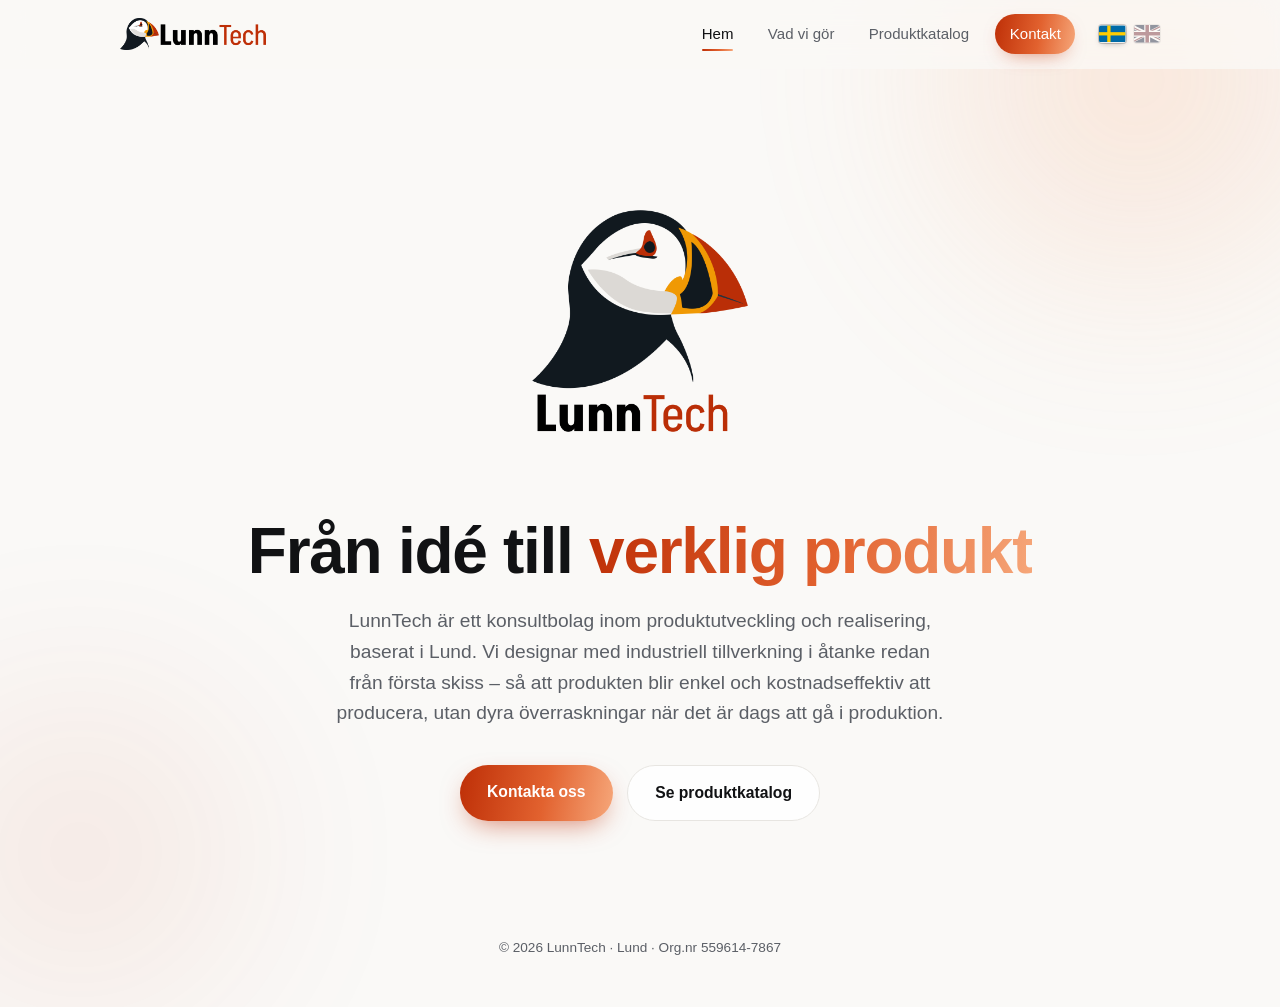
<file: index.html>
<!DOCTYPE html>
<html lang="sv">
<head>
  <meta charset="utf-8">
  <meta name="viewport" content="width=device-width, initial-scale=1">
  <title>LunnTech – Produktutveckling och realisering i Lund</title>
  <link rel="icon" type="image/svg+xml" href="bilder/logotyper/Logo.svg">
  <link rel="icon" type="image/png" href="bilder/logotyper/Logo.png">
  <link rel="apple-touch-icon" href="bilder/logotyper/Logo.png">
  <meta name="description" content="LunnTech är ett konsultbolag inom produktutveckling och realisering, baserat i Lund.">
  <link rel="alternate" hreflang="sv" href="index.html">
  <link rel="alternate" hreflang="en-GB" href="en/index.html">
  <link rel="stylesheet" href="styles.css">
</head>
<body>

  <nav class="nav" aria-label="Huvudmeny">
    <div class="wrap nav-inner">
      <a class="brand" href="index.html"><img src="bilder/logotyper/Logo-wide.png" alt="LunnTech" width="1080" height="237"></a>
      <ul class="nav-links" id="nav-links">
        <li><a href="index.html" aria-current="page">Hem</a></li>
        <li><a href="vad-vi-gor.html">Vad vi gör</a></li>
        <li><a href="produkter.html">Produktkatalog</a></li>
        <li><a class="nav-cta" href="kontakt.html">Kontakt</a></li>
      </ul>
      <div class="lang-switch" role="group" aria-label="Välj språk">
        <a class="flag" href="index.html" hreflang="sv" lang="sv" title="Svenska" aria-label="Svenska" aria-current="true"><svg viewBox="0 0 16 10" aria-hidden="true"><rect width="16" height="10" fill="#006AA7"/><rect x="5" width="2" height="10" fill="#FECC02"/><rect y="4" width="16" height="2" fill="#FECC02"/></svg></a>
        <a class="flag" href="en/index.html" hreflang="en-GB" lang="en-GB" title="English" aria-label="English"><svg viewBox="0 0 60 30" preserveAspectRatio="xMidYMid slice" aria-hidden="true"><clipPath id="gb-clip"><path d="M30,15h30v15zv15h-30zh-30v-15zv-15h30z"/></clipPath><rect width="60" height="30" fill="#012169"/><path d="M0,0L60,30M60,0L0,30" stroke="#fff" stroke-width="6"/><path d="M0,0L60,30M60,0L0,30" clip-path="url(#gb-clip)" stroke="#C8102E" stroke-width="4"/><path d="M30,0v30M0,15h60" stroke="#fff" stroke-width="10"/><path d="M30,0v30M0,15h60" stroke="#C8102E" stroke-width="6"/></svg></a>
      </div>
      <button class="nav-toggle" aria-label="Öppna meny" aria-expanded="false" aria-controls="nav-links"><span></span></button>
    </div>
  </nav>

  <header class="hero wrap">
    <img class="logo" src="bilder/logotyper/Logo.png" alt="LunnTech">
    <h1>Från idé till <span>verklig produkt</span></h1>
    <p class="lead">
      LunnTech är ett konsultbolag inom produktutveckling och realisering,
      baserat i Lund. Vi designar med industriell tillverkning i åtanke redan
      från första skiss – så att produkten blir enkel och kostnadseffektiv att
      producera, utan dyra överraskningar när det är dags att gå i produktion.
    </p>
    <div class="actions">
      <a class="btn btn-primary" href="kontakt.html">Kontakta oss</a>
      <a class="btn btn-ghost" href="produkter.html">Se produktkatalog</a>
    </div>
  </header>


  <footer>
    <div class="wrap">© 2026 LunnTech · Lund · Org.nr 559614-7867</div>
  </footer>

  <script src="nav.js"></script>
</body>
</html>
</file>
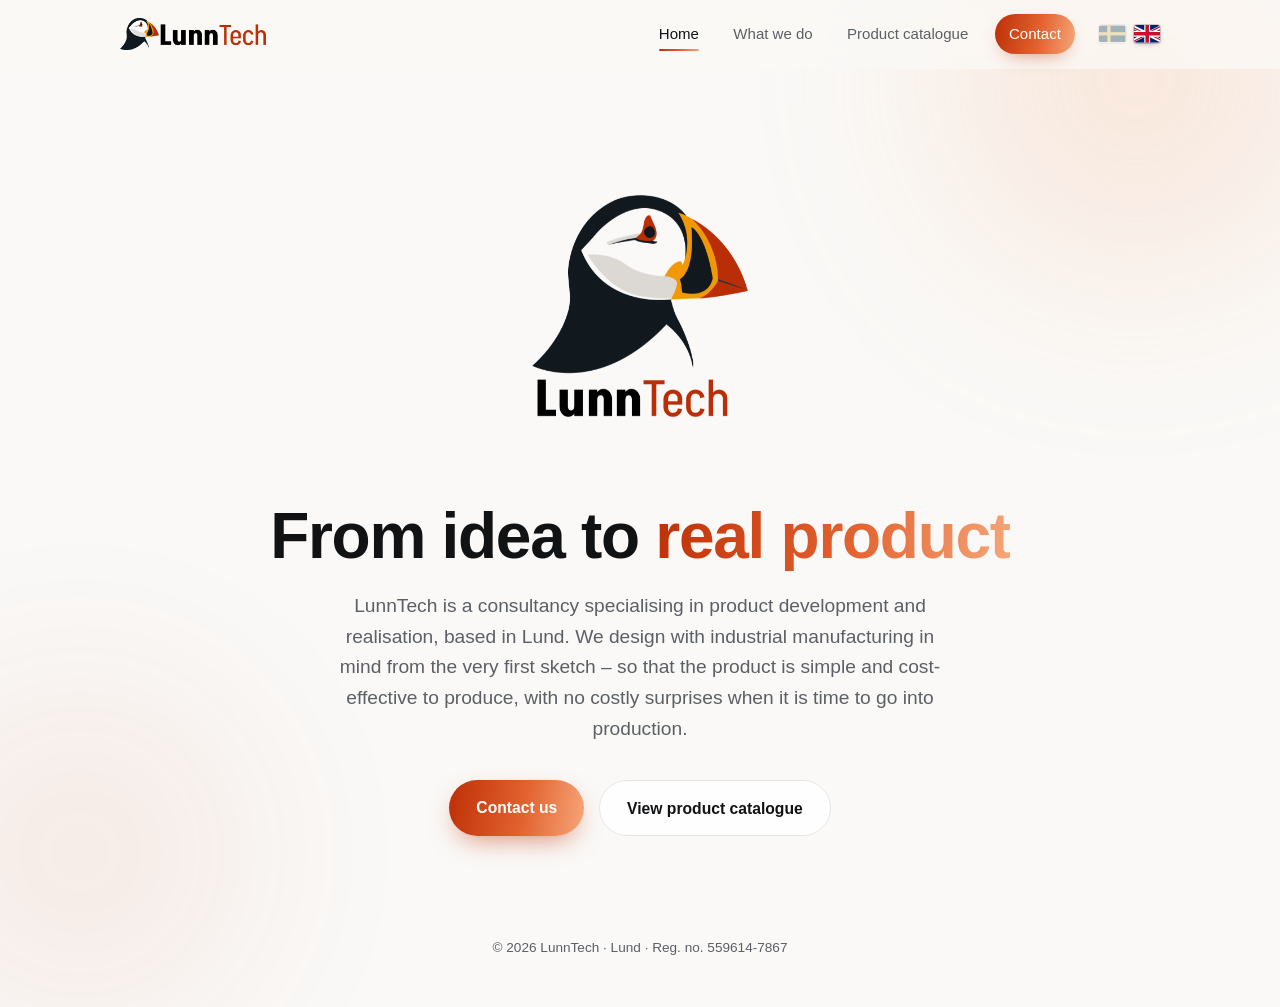
<file: en/index.html>
<!DOCTYPE html>
<html lang="en-GB">
<head>
  <meta charset="utf-8">
  <meta name="viewport" content="width=device-width, initial-scale=1">
  <title>LunnTech – Product development and realisation in Lund</title>
  <link rel="icon" type="image/svg+xml" href="../bilder/logotyper/Logo.svg">
  <link rel="icon" type="image/png" href="../bilder/logotyper/Logo.png">
  <link rel="apple-touch-icon" href="../bilder/logotyper/Logo.png">
  <meta name="description" content="LunnTech is a consultancy specialising in product development and realisation, based in Lund.">
  <link rel="alternate" hreflang="sv" href="../index.html">
  <link rel="alternate" hreflang="en-GB" href="index.html">
  <link rel="stylesheet" href="../styles.css">
</head>
<body>

  <nav class="nav" aria-label="Main menu">
    <div class="wrap nav-inner">
      <a class="brand" href="index.html"><img src="../bilder/logotyper/Logo-wide.png" alt="LunnTech" width="1080" height="237"></a>
      <ul class="nav-links" id="nav-links">
        <li><a href="index.html" aria-current="page">Home</a></li>
        <li><a href="what-we-do.html">What we do</a></li>
        <li><a href="products.html">Product catalogue</a></li>
        <li><a class="nav-cta" href="contact.html">Contact</a></li>
      </ul>
      <div class="lang-switch" role="group" aria-label="Choose language">
        <a class="flag" href="../index.html" hreflang="sv" lang="sv" title="Svenska" aria-label="Svenska"><svg viewBox="0 0 16 10" aria-hidden="true"><rect width="16" height="10" fill="#006AA7"/><rect x="5" width="2" height="10" fill="#FECC02"/><rect y="4" width="16" height="2" fill="#FECC02"/></svg></a>
        <a class="flag" href="index.html" hreflang="en-GB" lang="en-GB" title="English" aria-label="English" aria-current="true"><svg viewBox="0 0 60 30" preserveAspectRatio="xMidYMid slice" aria-hidden="true"><clipPath id="gb-clip"><path d="M30,15h30v15zv15h-30zh-30v-15zv-15h30z"/></clipPath><rect width="60" height="30" fill="#012169"/><path d="M0,0L60,30M60,0L0,30" stroke="#fff" stroke-width="6"/><path d="M0,0L60,30M60,0L0,30" clip-path="url(#gb-clip)" stroke="#C8102E" stroke-width="4"/><path d="M30,0v30M0,15h60" stroke="#fff" stroke-width="10"/><path d="M30,0v30M0,15h60" stroke="#C8102E" stroke-width="6"/></svg></a>
      </div>
      <button class="nav-toggle" aria-label="Open menu" aria-expanded="false" aria-controls="nav-links"><span></span></button>
    </div>
  </nav>

  <header class="hero wrap">
    <img class="logo" src="../bilder/logotyper/Logo.png" alt="LunnTech">
    <h1>From idea to <span>real product</span></h1>
    <p class="lead">
      LunnTech is a consultancy specialising in product development and
      realisation, based in Lund. We design with industrial manufacturing in mind
      from the very first sketch – so that the product is simple and cost-effective
      to produce, with no costly surprises when it is time to go into production.
    </p>
    <div class="actions">
      <a class="btn btn-primary" href="contact.html">Contact us</a>
      <a class="btn btn-ghost" href="products.html">View product catalogue</a>
    </div>
  </header>


  <footer>
    <div class="wrap">© 2026 LunnTech · Lund · Reg. no. 559614-7867</div>
  </footer>

  <script src="../nav.js"></script>
</body>
</html>
</file>
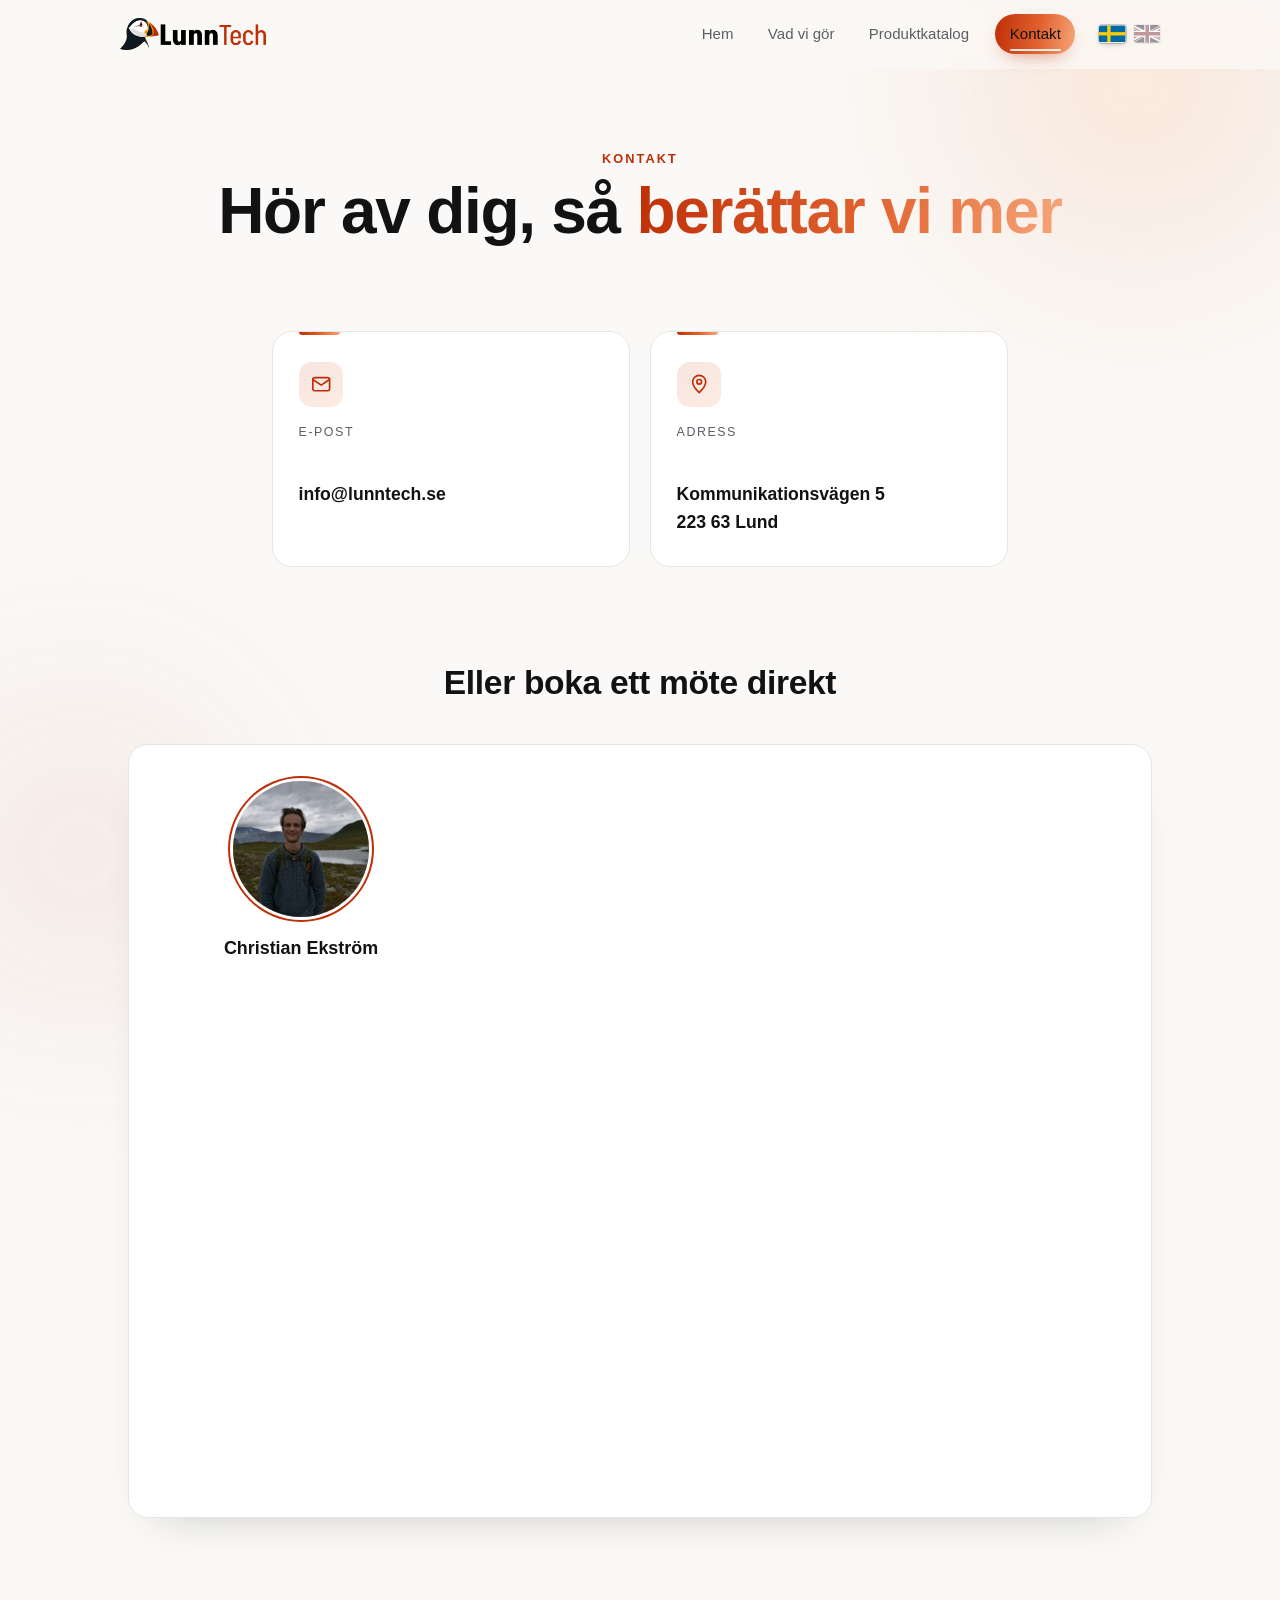
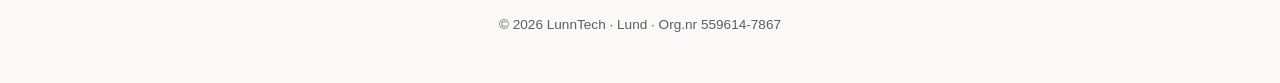
<file: kontakt.html>
<!DOCTYPE html>
<html lang="sv">
<head>
  <meta charset="utf-8">
  <meta name="viewport" content="width=device-width, initial-scale=1">
  <title>Kontakt – LunnTech</title>
  <link rel="icon" type="image/svg+xml" href="bilder/logotyper/Logo.svg">
  <link rel="icon" type="image/png" href="bilder/logotyper/Logo.png">
  <link rel="apple-touch-icon" href="bilder/logotyper/Logo.png">
  <meta name="description" content="Kontakta LunnTech – e-post och adress till vårt kontor i Lund.">
  <link rel="alternate" hreflang="sv" href="kontakt.html">
  <link rel="alternate" hreflang="en-GB" href="en/contact.html">
  <link rel="stylesheet" href="styles.css">
</head>
<body>

  <nav class="nav" aria-label="Huvudmeny">
    <div class="wrap nav-inner">
      <a class="brand" href="index.html"><img src="bilder/logotyper/Logo-wide.png" alt="LunnTech" width="1080" height="237"></a>
      <ul class="nav-links" id="nav-links">
        <li><a href="index.html">Hem</a></li>
        <li><a href="vad-vi-gor.html">Vad vi gör</a></li>
        <li><a href="produkter.html">Produktkatalog</a></li>
        <li><a class="nav-cta" href="kontakt.html" aria-current="page">Kontakt</a></li>
      </ul>
      <div class="lang-switch" role="group" aria-label="Välj språk">
        <a class="flag" href="kontakt.html" hreflang="sv" lang="sv" title="Svenska" aria-label="Svenska" aria-current="true"><svg viewBox="0 0 16 10" aria-hidden="true"><rect width="16" height="10" fill="#006AA7"/><rect x="5" width="2" height="10" fill="#FECC02"/><rect y="4" width="16" height="2" fill="#FECC02"/></svg></a>
        <a class="flag" href="en/contact.html" hreflang="en-GB" lang="en-GB" title="English" aria-label="English"><svg viewBox="0 0 60 30" preserveAspectRatio="xMidYMid slice" aria-hidden="true"><clipPath id="gb-clip"><path d="M30,15h30v15zv15h-30zh-30v-15zv-15h30z"/></clipPath><rect width="60" height="30" fill="#012169"/><path d="M0,0L60,30M60,0L0,30" stroke="#fff" stroke-width="6"/><path d="M0,0L60,30M60,0L0,30" clip-path="url(#gb-clip)" stroke="#C8102E" stroke-width="4"/><path d="M30,0v30M0,15h60" stroke="#fff" stroke-width="10"/><path d="M30,0v30M0,15h60" stroke="#C8102E" stroke-width="6"/></svg></a>
      </div>
      <button class="nav-toggle" aria-label="Öppna meny" aria-expanded="false" aria-controls="nav-links"><span></span></button>
    </div>
  </nav>

  <header class="page-head wrap">
    <p class="section-title">Kontakt</p>
    <h1>Hör av dig, så <span>berättar vi mer</span></h1>
  </header>

  <main>
    <section class="services">
      <div class="wrap">
        <div class="contact">
          <a class="card" href="mailto:info@lunntech.se">
            <div class="icon">
              <svg viewBox="0 0 24 24"><rect x="3" y="5" width="18" height="14" rx="2"/><path d="m3 7 9 6 9-6"/></svg>
            </div>
            <div class="label">E-post</div>
            <div class="value">info@lunntech.se</div>
          </a>

          <a class="card" href="https://www.google.com/maps/search/?api=1&amp;query=Kommunikationsv%C3%A4gen+5%2C+223+63+Lund" target="_blank" rel="noopener">
            <div class="icon">
              <svg viewBox="0 0 24 24"><path d="M12 21s7-6.2 7-11.5A7 7 0 0 0 5 9.5C5 14.8 12 21 12 21z"/><circle cx="12" cy="9.5" r="2.5"/></svg>
            </div>
            <div class="label">Adress</div>
            <address class="value">Kommunikationsvägen 5<br>223 63 Lund</address>
          </a>
        </div>
      </div>
    </section>

    <section class="booking" aria-labelledby="booking-title">
      <div class="wrap">
        <h2 class="section-heading" id="booking-title">Eller boka ett möte direkt</h2>
        <div class="booking-inner">
          <div class="booking-person">
            <img class="booking-photo" src="bilder/portratt/portratt_christian.webp" alt="Porträttfoto av Christian Ekström" width="480" height="320" loading="lazy">
            <p class="booking-name">Christian Ekström</p>
          </div>
          <div class="booking-widget">
            <!-- OrganAise inline widget begin -->
            <div class="organai-inline-widget"
                 data-url="https://booking.getorganaise.com/?id=U5ByuD09EROBtMIQvBSl&embed=1#/?id=U5ByuD09EROBtMIQvBSl"
                 style="min-width:320px;height:700px;"></div>
            <script async src="https://booking.getorganaise.com/embed/v1.js"></script>
            <!-- OrganAise inline widget end -->
          </div>
        </div>
      </div>
    </section>
  </main>

  <footer>
    <div class="wrap">© 2026 LunnTech · Lund · Org.nr 559614-7867</div>
  </footer>

  <script src="nav.js"></script>
</body>
</html>
</file>
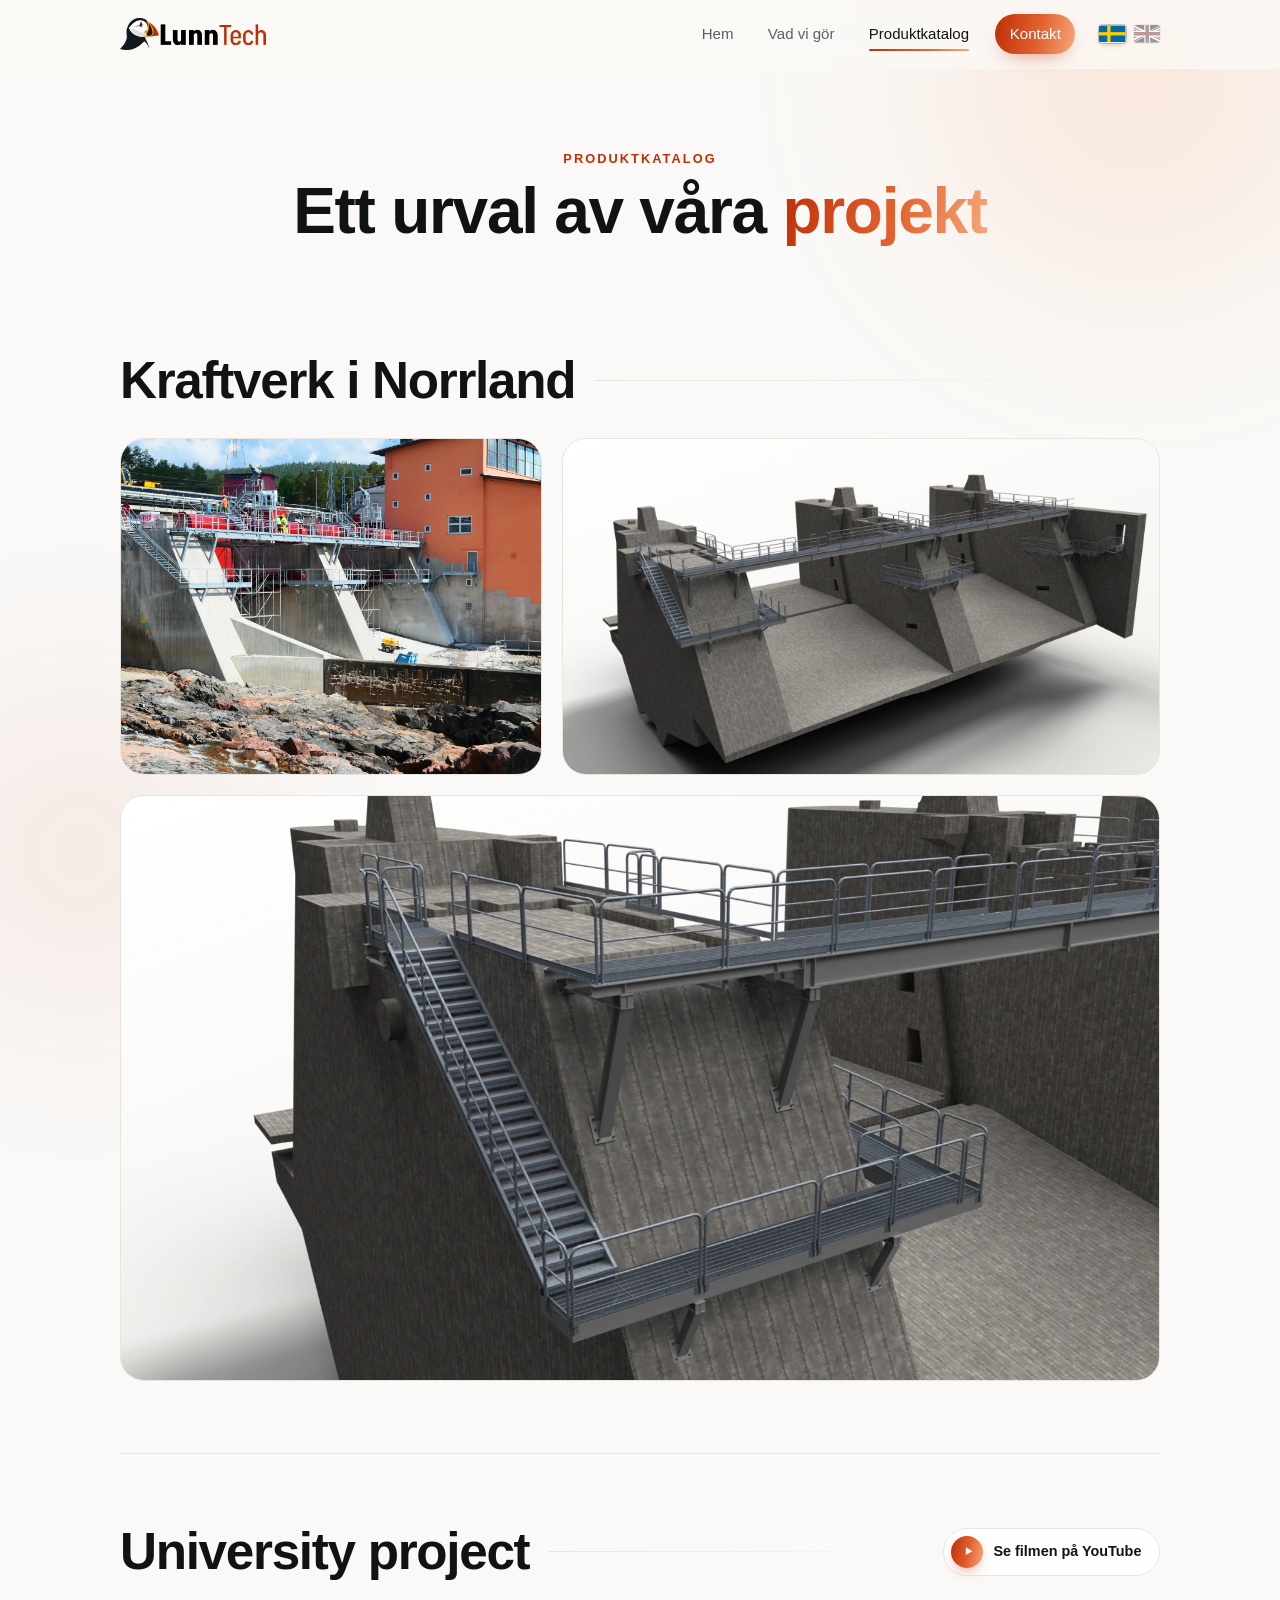
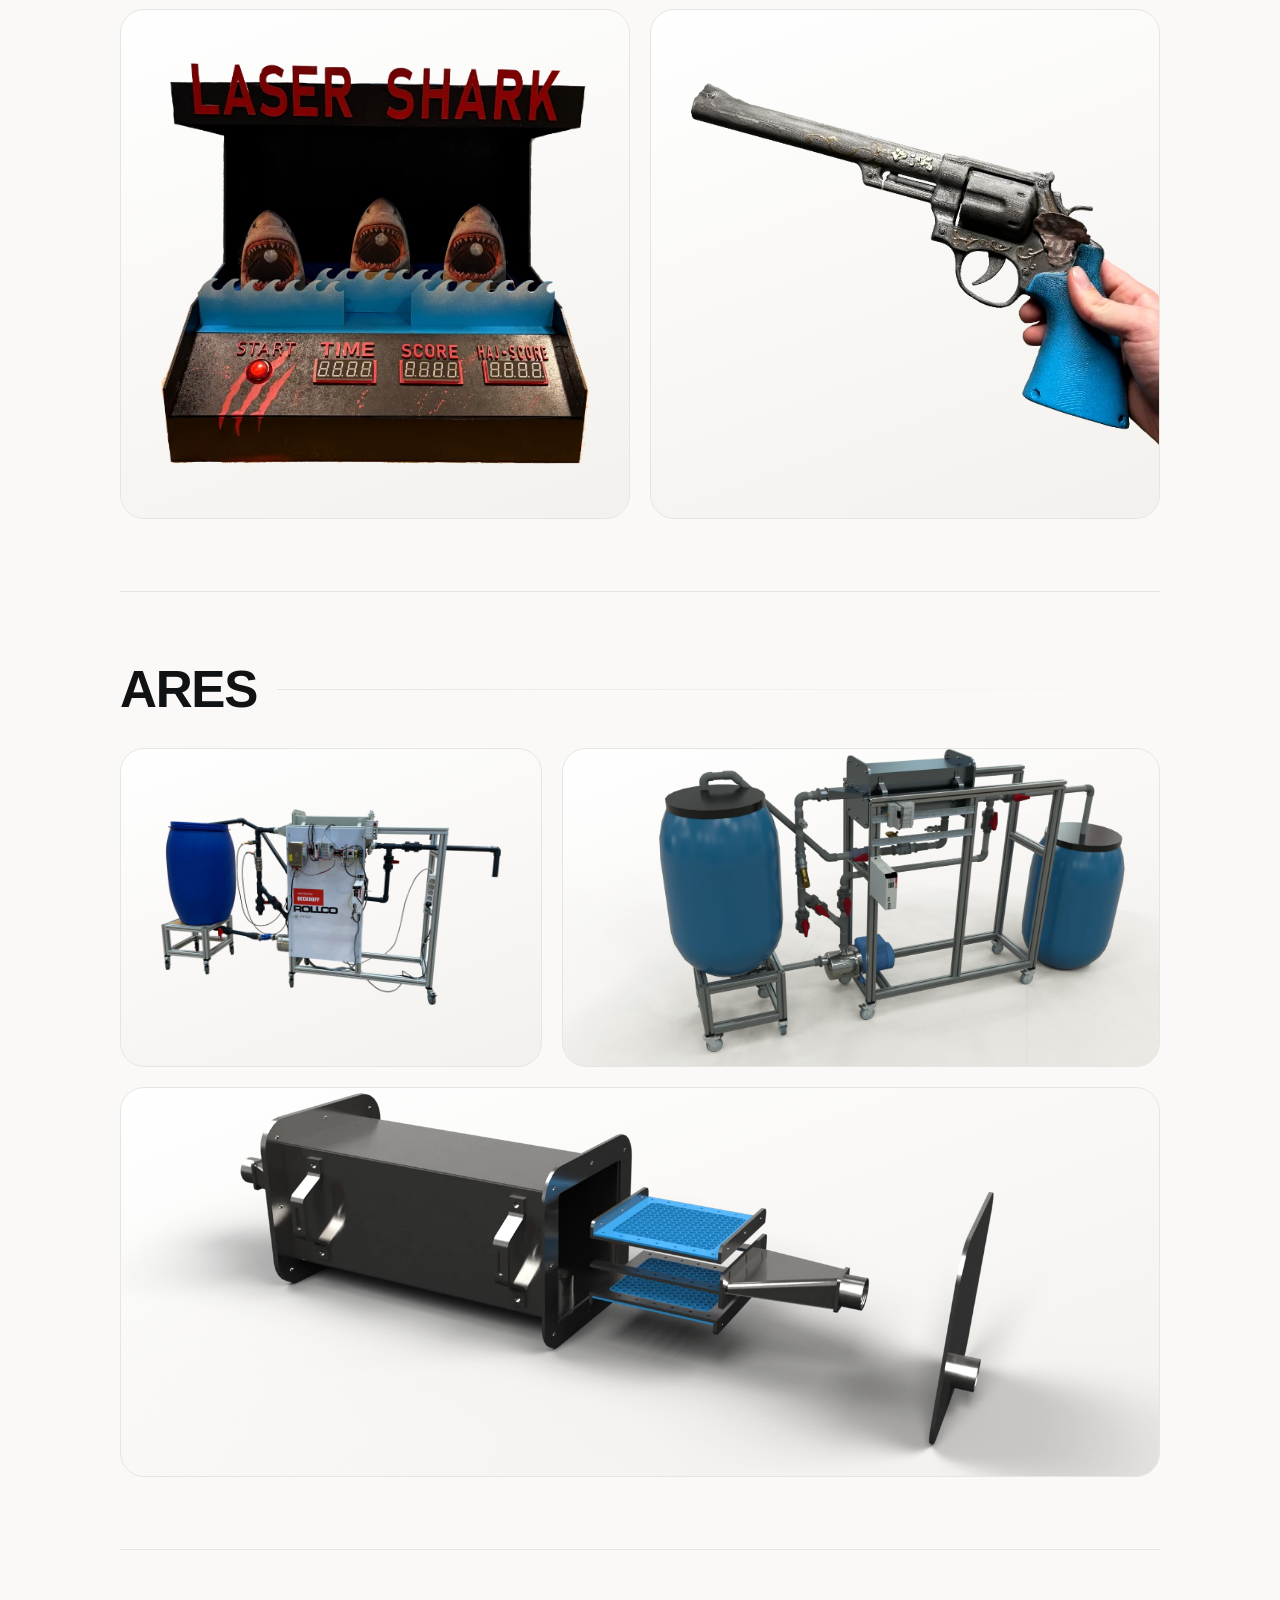
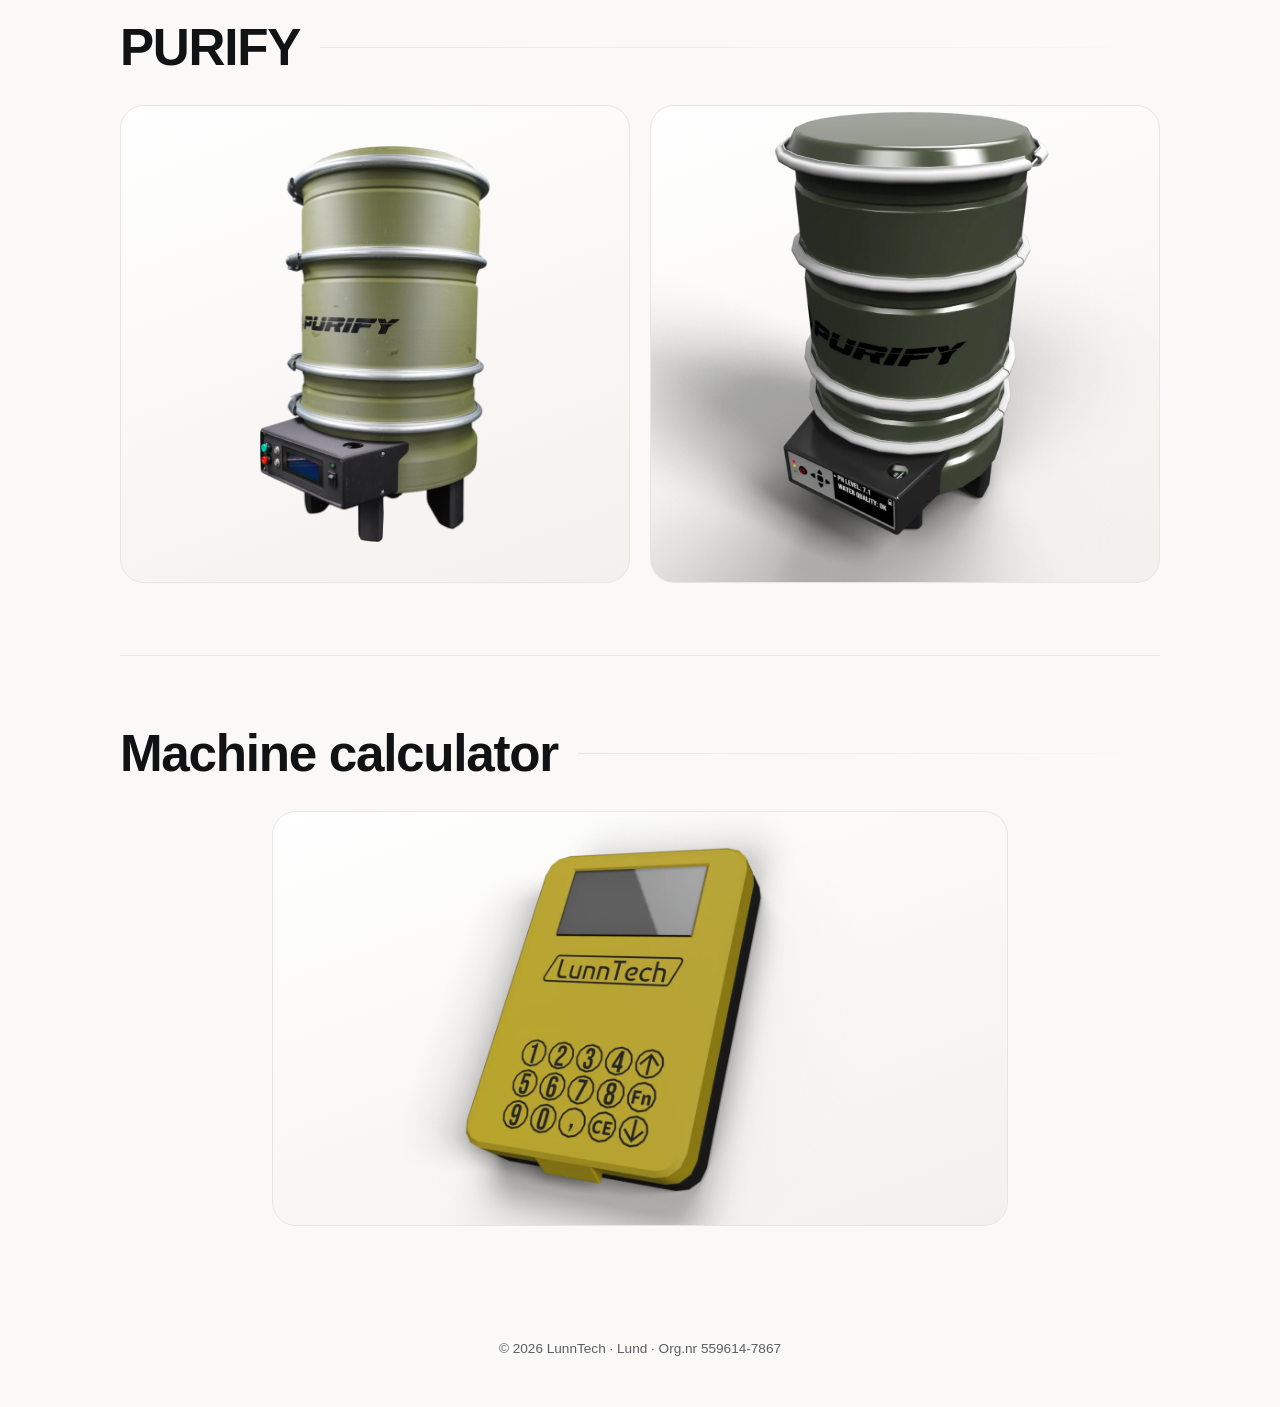
<file: produkter.html>
<!DOCTYPE html>
<html lang="sv">
<head>
  <meta charset="utf-8">
  <meta name="viewport" content="width=device-width, initial-scale=1">
  <title>Produktkatalog – LunnTech</title>
  <link rel="icon" type="image/svg+xml" href="bilder/logotyper/Logo.svg">
  <link rel="icon" type="image/png" href="bilder/logotyper/Logo.png">
  <link rel="apple-touch-icon" href="bilder/logotyper/Logo.png">
  <meta name="description" content="Ett urval av produkter och projekt som LunnTech har utvecklat och realiserat.">
  <link rel="alternate" hreflang="sv" href="produkter.html">
  <link rel="alternate" hreflang="en-GB" href="en/products.html">
  <link rel="stylesheet" href="styles.css">
</head>
<body>

  <nav class="nav" aria-label="Huvudmeny">
    <div class="wrap nav-inner">
      <a class="brand" href="index.html"><img src="bilder/logotyper/Logo-wide.png" alt="LunnTech" width="1080" height="237"></a>
      <ul class="nav-links" id="nav-links">
        <li><a href="index.html">Hem</a></li>
        <li><a href="vad-vi-gor.html">Vad vi gör</a></li>
        <li><a href="produkter.html" aria-current="page">Produktkatalog</a></li>
        <li><a class="nav-cta" href="kontakt.html">Kontakt</a></li>
      </ul>
      <div class="lang-switch" role="group" aria-label="Välj språk">
        <a class="flag" href="produkter.html" hreflang="sv" lang="sv" title="Svenska" aria-label="Svenska" aria-current="true"><svg viewBox="0 0 16 10" aria-hidden="true"><rect width="16" height="10" fill="#006AA7"/><rect x="5" width="2" height="10" fill="#FECC02"/><rect y="4" width="16" height="2" fill="#FECC02"/></svg></a>
        <a class="flag" href="en/products.html" hreflang="en-GB" lang="en-GB" title="English" aria-label="English"><svg viewBox="0 0 60 30" preserveAspectRatio="xMidYMid slice" aria-hidden="true"><clipPath id="gb-clip"><path d="M30,15h30v15zv15h-30zh-30v-15zv-15h30z"/></clipPath><rect width="60" height="30" fill="#012169"/><path d="M0,0L60,30M60,0L0,30" stroke="#fff" stroke-width="6"/><path d="M0,0L60,30M60,0L0,30" clip-path="url(#gb-clip)" stroke="#C8102E" stroke-width="4"/><path d="M30,0v30M0,15h60" stroke="#fff" stroke-width="10"/><path d="M30,0v30M0,15h60" stroke="#C8102E" stroke-width="6"/></svg></a>
      </div>
      <button class="nav-toggle" aria-label="Öppna meny" aria-expanded="false" aria-controls="nav-links"><span></span></button>
    </div>
  </nav>

  <header class="page-head wrap">
    <p class="section-title">Produktkatalog</p>
    <h1>Ett urval av våra <span>projekt</span></h1>
  </header>

  <main class="wrap">

    <section class="project" id="kraftverk-norrland" aria-labelledby="kraftverk-norrland-title">
      <div class="project-head">
        <h2 class="project-title" id="kraftverk-norrland-title">Kraftverk i Norrland</h2>
      </div>
      <div class="gallery">
        <figure class="shot render span-5">
          <img src="bilder/projekt/hammarforsen/hammarforsen_foto.webp" alt="Kraftverk i Norrland – foto från ombyggnaden med ställningar och gångbryggor" width="1600" height="1200" loading="lazy">
        </figure>
        <figure class="shot render span-7">
          <img src="bilder/projekt/hammarforsen/hammarforsen_rendering1.webp" alt="Kraftverk i Norrland – rendering av dammkonstruktionen med gångbryggor" width="1600" height="900" loading="lazy">
        </figure>
        <figure class="shot render">
          <img src="bilder/projekt/hammarforsen/hammarforsen_rendering2.webp" alt="Kraftverk i Norrland – närbild av trappa och plattformar" width="1600" height="900" loading="lazy">
        </figure>
      </div>
    </section>

    <section class="project" id="university-project" aria-labelledby="up-title">
      <div class="project-head">
        <h2 class="project-title" id="up-title">University project</h2>
        <a class="video-link" href="https://youtu.be/1bGIsvOfxW0" target="_blank" rel="noopener">
          <span class="play" aria-hidden="true"><svg viewBox="0 0 24 24"><path d="M8 5.5v13l11-6.5z"/></svg></span>
          Se filmen på YouTube
        </a>
      </div>
      <div class="gallery">
        <figure class="shot photo square span-6">
          <img src="bilder/projekt/lasershark/lasershark1.webp" alt="Laser Shark – spelautomaten med tre hajmål" width="536" height="505" loading="lazy">
        </figure>
        <figure class="shot photo square span-6 bleed-right">
          <img src="bilder/projekt/lasershark/lasershark2.webp" alt="Laser Shark – laserpistolen" width="625" height="483" loading="lazy">
        </figure>
      </div>
    </section>

    <section class="project" id="ares" aria-labelledby="ares-title">
      <div class="project-head">
        <h2 class="project-title" id="ares-title">ARES</h2>
      </div>
      <div class="gallery">
        <figure class="shot photo span-5" style="--ar: 16 / 10">
          <img src="bilder/projekt/ares/ares_foto.webp" alt="ARES – foto av den byggda anläggningen" width="1600" height="920" loading="lazy">
        </figure>
        <figure class="shot render span-7">
          <img src="bilder/projekt/ares/ares_rendering1.webp" alt="ARES – rendering av hela systemet" width="1600" height="851" loading="lazy">
        </figure>
        <figure class="shot render">
          <img src="bilder/projekt/ares/ares_rendering2.webp" alt="ARES – sprängskiss av filterenheten" width="1600" height="598" loading="lazy">
        </figure>
      </div>
    </section>

    <section class="project" id="purify" aria-labelledby="purify-title">
      <div class="project-head">
        <h2 class="project-title" id="purify-title">PURIFY</h2>
      </div>
      <div class="gallery">
        <figure class="shot photo span-6" style="--ar: 3 / 4">
          <img src="bilder/projekt/purify/purify_foto.webp" alt="PURIFY – foto av prototypen" width="927" height="1600" loading="lazy">
        </figure>
        <figure class="shot render span-6">
          <img src="bilder/projekt/purify/purify_rendering.webp" alt="PURIFY – rendering" width="1280" height="1199" loading="lazy">
        </figure>
      </div>
    </section>

    <section class="project" id="machine-calculator" aria-labelledby="mc-title">
      <div class="project-head">
        <h2 class="project-title" id="mc-title">Machine calculator</h2>
      </div>
      <div class="gallery">
        <figure class="shot render single">
          <img src="bilder/projekt/maskinkalkylator/maskinkalkylator_rendering.webp" alt="Machine calculator – rendering" width="1600" height="900" loading="lazy">
        </figure>
      </div>
    </section>

  </main>

  <footer>
    <div class="wrap">© 2026 LunnTech · Lund · Org.nr 559614-7867</div>
  </footer>

  <div class="lightbox" role="dialog" aria-modal="true" aria-label="Förstorad bild">
    <button type="button" aria-label="Stäng">×</button>
    <img alt="">
  </div>

  <script src="nav.js"></script>
  <script>
    (function () {
      var box = document.querySelector('.lightbox');
      var big = box.querySelector('img');
      function close() { box.classList.remove('show'); }
      document.querySelectorAll('.shot').forEach(function (fig) {
        fig.addEventListener('click', function () {
          var img = fig.querySelector('img');
          big.src = img.src; big.alt = img.alt;
          box.classList.add('show');
        });
      });
      box.addEventListener('click', close);
      document.addEventListener('keydown', function (e) { if (e.key === 'Escape') close(); });
    })();
  </script>
</body>
</html>
</file>
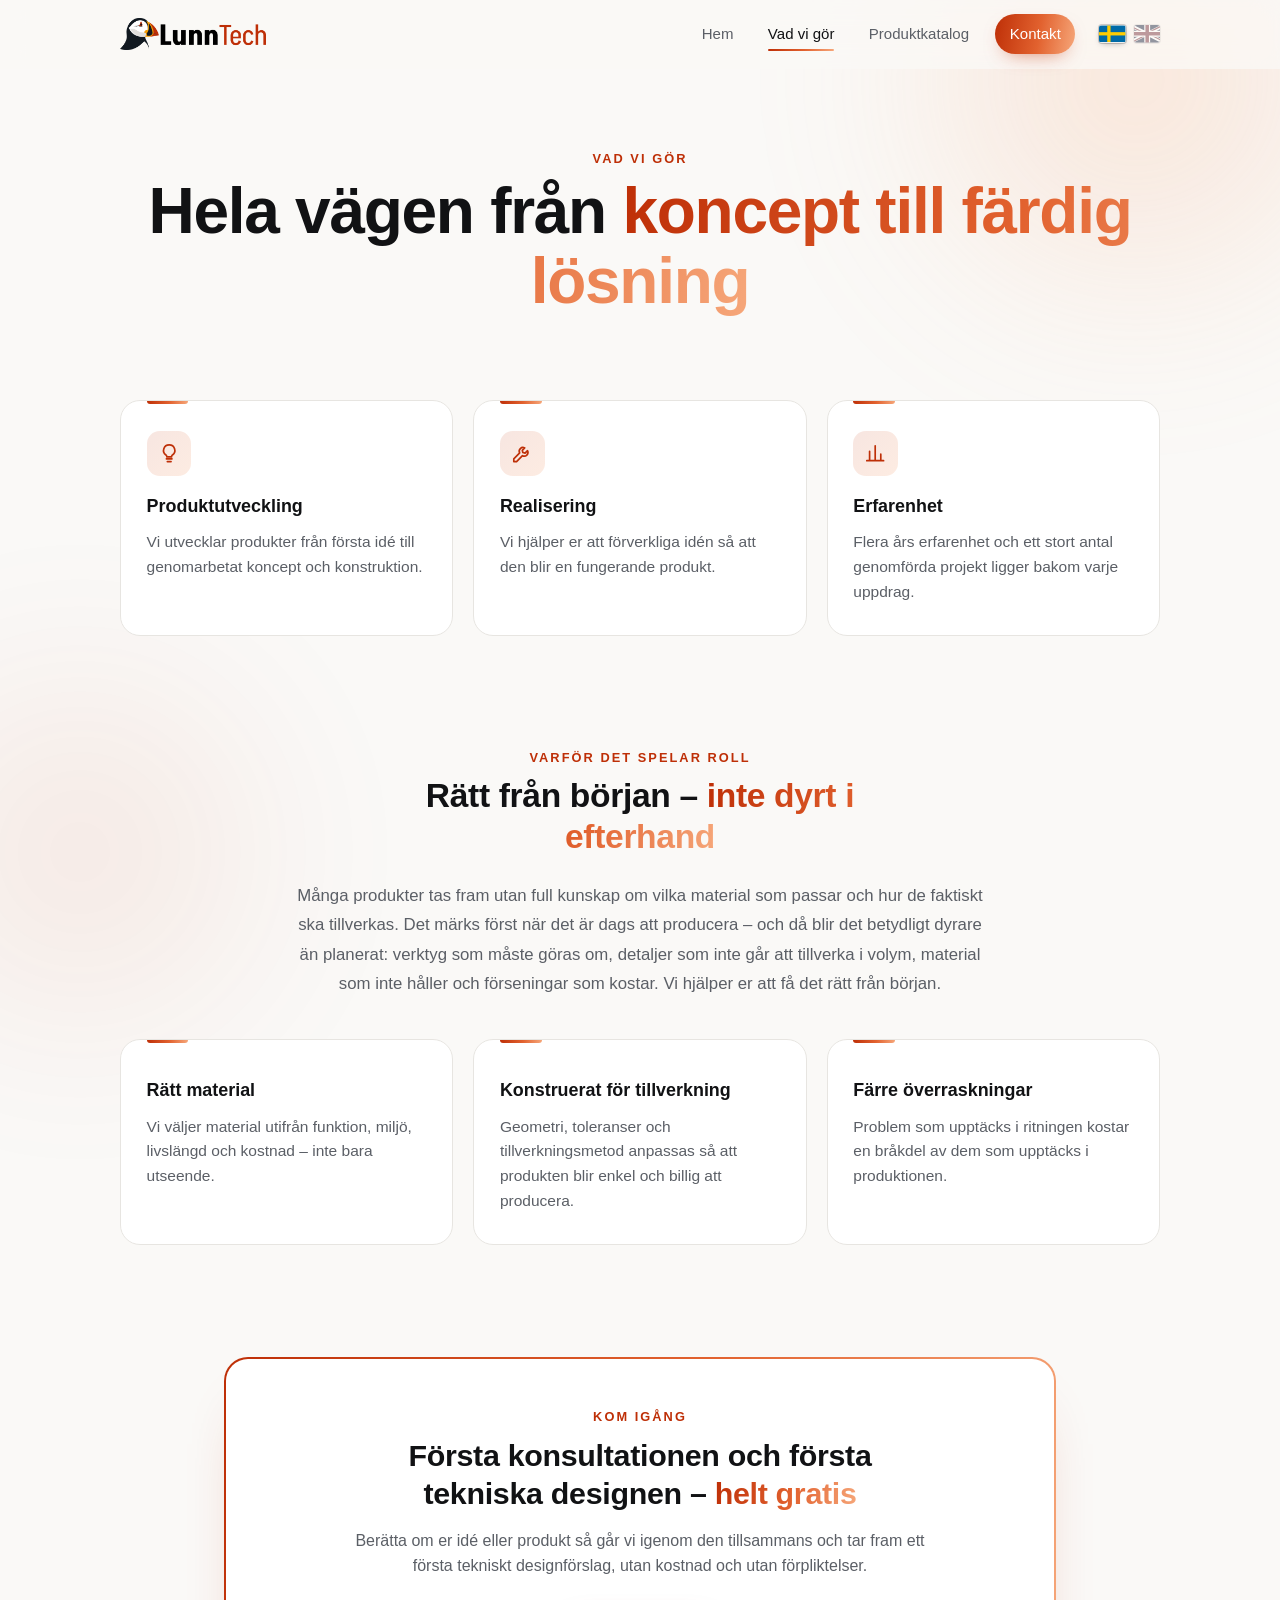
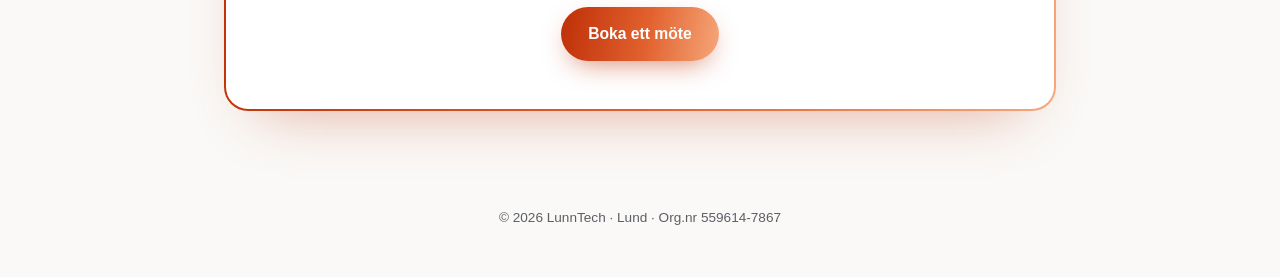
<file: vad-vi-gor.html>
<!DOCTYPE html>
<html lang="sv">
<head>
  <meta charset="utf-8">
  <meta name="viewport" content="width=device-width, initial-scale=1">
  <title>Vad vi gör – LunnTech</title>
  <link rel="icon" type="image/svg+xml" href="bilder/logotyper/Logo.svg">
  <link rel="icon" type="image/png" href="bilder/logotyper/Logo.png">
  <link rel="apple-touch-icon" href="bilder/logotyper/Logo.png">
  <meta name="description" content="LunnTech utvecklar och realiserar produkter – hela vägen från koncept till färdig lösning.">
  <link rel="alternate" hreflang="sv" href="vad-vi-gor.html">
  <link rel="alternate" hreflang="en-GB" href="en/what-we-do.html">
  <link rel="stylesheet" href="styles.css">
</head>
<body>

  <nav class="nav" aria-label="Huvudmeny">
    <div class="wrap nav-inner">
      <a class="brand" href="index.html"><img src="bilder/logotyper/Logo-wide.png" alt="LunnTech" width="1080" height="237"></a>
      <ul class="nav-links" id="nav-links">
        <li><a href="index.html">Hem</a></li>
        <li><a href="vad-vi-gor.html" aria-current="page">Vad vi gör</a></li>
        <li><a href="produkter.html">Produktkatalog</a></li>
        <li><a class="nav-cta" href="kontakt.html">Kontakt</a></li>
      </ul>
      <div class="lang-switch" role="group" aria-label="Välj språk">
        <a class="flag" href="vad-vi-gor.html" hreflang="sv" lang="sv" title="Svenska" aria-label="Svenska" aria-current="true"><svg viewBox="0 0 16 10" aria-hidden="true"><rect width="16" height="10" fill="#006AA7"/><rect x="5" width="2" height="10" fill="#FECC02"/><rect y="4" width="16" height="2" fill="#FECC02"/></svg></a>
        <a class="flag" href="en/what-we-do.html" hreflang="en-GB" lang="en-GB" title="English" aria-label="English"><svg viewBox="0 0 60 30" preserveAspectRatio="xMidYMid slice" aria-hidden="true"><clipPath id="gb-clip"><path d="M30,15h30v15zv15h-30zh-30v-15zv-15h30z"/></clipPath><rect width="60" height="30" fill="#012169"/><path d="M0,0L60,30M60,0L0,30" stroke="#fff" stroke-width="6"/><path d="M0,0L60,30M60,0L0,30" clip-path="url(#gb-clip)" stroke="#C8102E" stroke-width="4"/><path d="M30,0v30M0,15h60" stroke="#fff" stroke-width="10"/><path d="M30,0v30M0,15h60" stroke="#C8102E" stroke-width="6"/></svg></a>
      </div>
      <button class="nav-toggle" aria-label="Öppna meny" aria-expanded="false" aria-controls="nav-links"><span></span></button>
    </div>
  </nav>

  <header class="page-head wrap">
    <p class="section-title">Vad vi gör</p>
    <h1>Hela vägen från <span>koncept till färdig lösning</span></h1>
  </header>

  <main>
    <section class="services">
      <div class="wrap">
        <div class="grid">
          <article class="card">
            <div class="icon">
              <svg viewBox="0 0 24 24"><path d="M9 18h6M10 21h4M12 3a6 6 0 0 0-3.5 10.9c.6.5 1 1.2 1 2.1h5c0-.9.4-1.6 1-2.1A6 6 0 0 0 12 3z"/></svg>
            </div>
            <h3>Produktutveckling</h3>
            <p>Vi utvecklar produkter från första idé till genomarbetat koncept och konstruktion.</p>
          </article>

          <article class="card">
            <div class="icon">
              <svg viewBox="0 0 24 24"><path d="M14.7 6.3a4 4 0 0 0-5.4 5.4L3 18v3h3l6.3-6.3a4 4 0 0 0 5.4-5.4l-2.6 2.6-2.4-.6-.6-2.4z"/></svg>
            </div>
            <h3>Realisering</h3>
            <p>Vi hjälper er att förverkliga idén så att den blir en fungerande produkt.</p>
          </article>

          <article class="card">
            <div class="icon">
              <svg viewBox="0 0 24 24"><path d="M3 20h18M6 20V10M12 20V4M18 20v-7"/></svg>
            </div>
            <h3>Erfarenhet</h3>
            <p>Flera års erfarenhet och ett stort antal genomförda projekt ligger bakom varje uppdrag.</p>
          </article>
        </div>
      </div>
    </section>

    <section class="value" aria-labelledby="value-title">
      <div class="wrap">
        <p class="section-title">Varför det spelar roll</p>
        <h2 class="section-heading" id="value-title">Rätt från början – <span>inte dyrt i efterhand</span></h2>
        <p class="value-lead">
          Många produkter tas fram utan full kunskap om vilka material som passar och hur
          de faktiskt ska tillverkas. Det märks först när det är dags att producera – och då
          blir det betydligt dyrare än planerat: verktyg som måste göras om, detaljer som inte
          går att tillverka i volym, material som inte håller och förseningar som kostar.
          Vi hjälper er att få det rätt från början.
        </p>
        <div class="grid">
          <article class="card">
            <h3>Rätt material</h3>
            <p>Vi väljer material utifrån funktion, miljö, livslängd och kostnad – inte bara utseende.</p>
          </article>
          <article class="card">
            <h3>Konstruerat för tillverkning</h3>
            <p>Geometri, toleranser och tillverkningsmetod anpassas så att produkten blir enkel och billig att producera.</p>
          </article>
          <article class="card">
            <h3>Färre överraskningar</h3>
            <p>Problem som upptäcks i ritningen kostar en bråkdel av dem som upptäcks i produktionen.</p>
          </article>
        </div>
      </div>
    </section>

    <section class="offer" aria-labelledby="offer-title">
      <div class="wrap">
        <div class="offer-box">
          <p class="section-title">Kom igång</p>
          <h2 id="offer-title">Första konsultationen och första tekniska designen – <span>helt gratis</span></h2>
          <p>
            Berätta om er idé eller produkt så går vi igenom den tillsammans och tar fram ett
            första tekniskt designförslag, utan kostnad och utan förpliktelser.
          </p>
          <div class="actions">
            <a class="btn btn-primary" href="kontakt.html#booking-title">Boka ett möte</a>
          </div>
        </div>
      </div>
    </section>
  </main>

  <footer>
    <div class="wrap">© 2026 LunnTech · Lund · Org.nr 559614-7867</div>
  </footer>

  <script src="nav.js"></script>
</body>
</html>
</file>
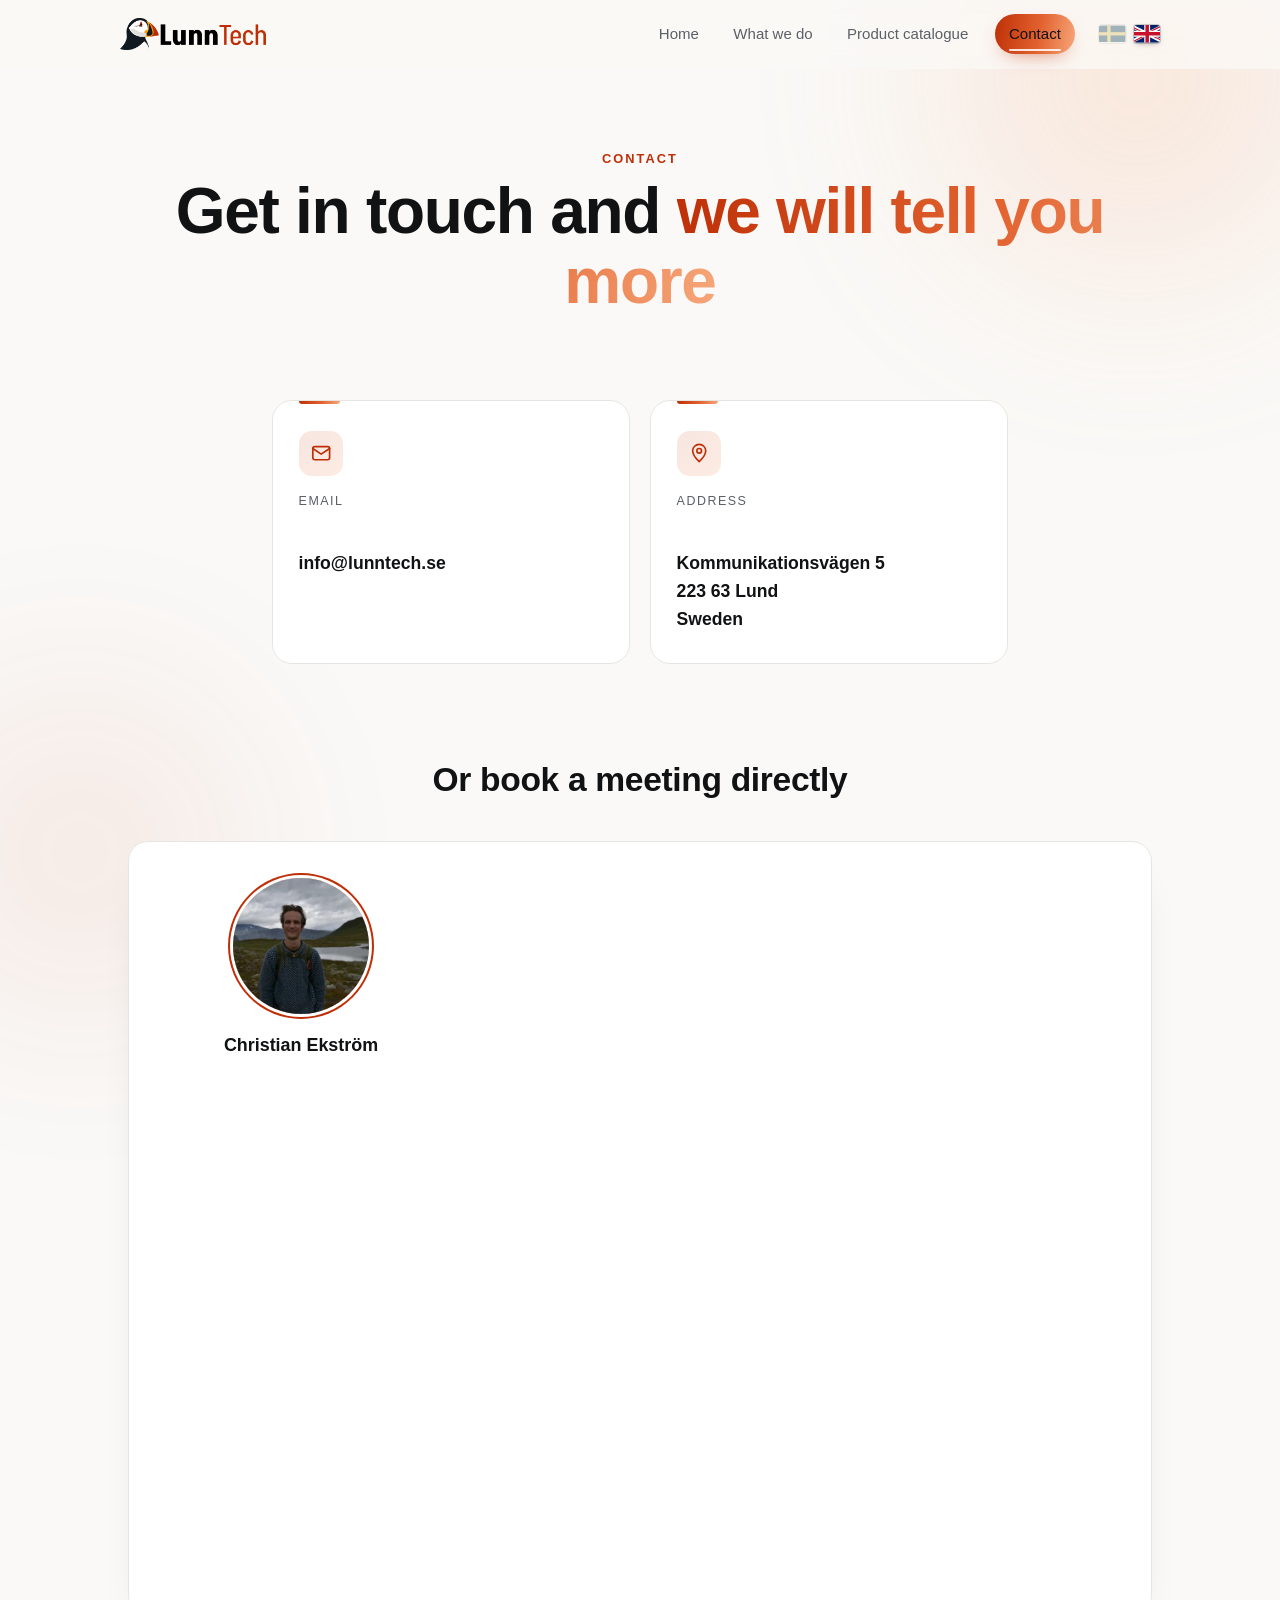
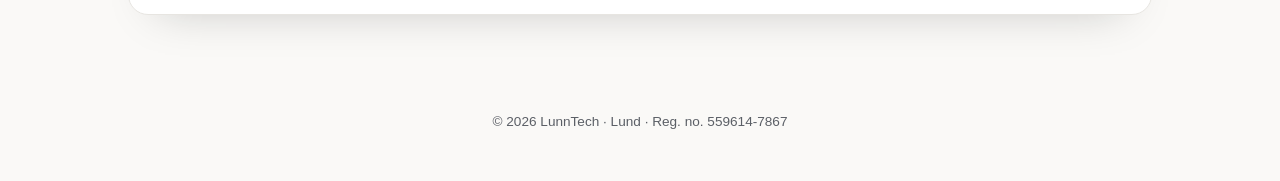
<file: en/contact.html>
<!DOCTYPE html>
<html lang="en-GB">
<head>
  <meta charset="utf-8">
  <meta name="viewport" content="width=device-width, initial-scale=1">
  <title>Contact – LunnTech</title>
  <link rel="icon" type="image/svg+xml" href="../bilder/logotyper/Logo.svg">
  <link rel="icon" type="image/png" href="../bilder/logotyper/Logo.png">
  <link rel="apple-touch-icon" href="../bilder/logotyper/Logo.png">
  <meta name="description" content="Get in touch with LunnTech – email and address of our office in Lund.">
  <link rel="alternate" hreflang="sv" href="../kontakt.html">
  <link rel="alternate" hreflang="en-GB" href="contact.html">
  <link rel="stylesheet" href="../styles.css">
</head>
<body>

  <nav class="nav" aria-label="Main menu">
    <div class="wrap nav-inner">
      <a class="brand" href="index.html"><img src="../bilder/logotyper/Logo-wide.png" alt="LunnTech" width="1080" height="237"></a>
      <ul class="nav-links" id="nav-links">
        <li><a href="index.html">Home</a></li>
        <li><a href="what-we-do.html">What we do</a></li>
        <li><a href="products.html">Product catalogue</a></li>
        <li><a class="nav-cta" href="contact.html" aria-current="page">Contact</a></li>
      </ul>
      <div class="lang-switch" role="group" aria-label="Choose language">
        <a class="flag" href="../kontakt.html" hreflang="sv" lang="sv" title="Svenska" aria-label="Svenska"><svg viewBox="0 0 16 10" aria-hidden="true"><rect width="16" height="10" fill="#006AA7"/><rect x="5" width="2" height="10" fill="#FECC02"/><rect y="4" width="16" height="2" fill="#FECC02"/></svg></a>
        <a class="flag" href="contact.html" hreflang="en-GB" lang="en-GB" title="English" aria-label="English" aria-current="true"><svg viewBox="0 0 60 30" preserveAspectRatio="xMidYMid slice" aria-hidden="true"><clipPath id="gb-clip"><path d="M30,15h30v15zv15h-30zh-30v-15zv-15h30z"/></clipPath><rect width="60" height="30" fill="#012169"/><path d="M0,0L60,30M60,0L0,30" stroke="#fff" stroke-width="6"/><path d="M0,0L60,30M60,0L0,30" clip-path="url(#gb-clip)" stroke="#C8102E" stroke-width="4"/><path d="M30,0v30M0,15h60" stroke="#fff" stroke-width="10"/><path d="M30,0v30M0,15h60" stroke="#C8102E" stroke-width="6"/></svg></a>
      </div>
      <button class="nav-toggle" aria-label="Open menu" aria-expanded="false" aria-controls="nav-links"><span></span></button>
    </div>
  </nav>

  <header class="page-head wrap">
    <p class="section-title">Contact</p>
    <h1>Get in touch and <span>we will tell you more</span></h1>
  </header>

  <main>
    <section class="services">
      <div class="wrap">
        <div class="contact">
          <a class="card" href="mailto:info@lunntech.se">
            <div class="icon">
              <svg viewBox="0 0 24 24"><rect x="3" y="5" width="18" height="14" rx="2"/><path d="m3 7 9 6 9-6"/></svg>
            </div>
            <div class="label">Email</div>
            <div class="value">info@lunntech.se</div>
          </a>

          <a class="card" href="https://www.google.com/maps/search/?api=1&amp;query=Kommunikationsv%C3%A4gen+5%2C+223+63+Lund" target="_blank" rel="noopener">
            <div class="icon">
              <svg viewBox="0 0 24 24"><path d="M12 21s7-6.2 7-11.5A7 7 0 0 0 5 9.5C5 14.8 12 21 12 21z"/><circle cx="12" cy="9.5" r="2.5"/></svg>
            </div>
            <div class="label">Address</div>
            <address class="value">Kommunikationsvägen 5<br>223 63 Lund<br>Sweden</address>
          </a>
        </div>
      </div>
    </section>

    <section class="booking" aria-labelledby="booking-title">
      <div class="wrap">
        <h2 class="section-heading" id="booking-title">Or book a meeting directly</h2>
        <div class="booking-inner">
          <div class="booking-person">
            <img class="booking-photo" src="../bilder/portratt/portratt_christian.webp" alt="Portrait photo of Christian Ekström" width="480" height="320" loading="lazy">
            <p class="booking-name">Christian Ekström</p>
          </div>
          <div class="booking-widget">
            <!-- OrganAise inline widget begin -->
            <div class="organai-inline-widget"
                 data-url="https://booking.getorganaise.com/?id=U5ByuD09EROBtMIQvBSl&embed=1#/?id=U5ByuD09EROBtMIQvBSl"
                 style="min-width:320px;height:700px;"></div>
            <script async src="https://booking.getorganaise.com/embed/v1.js"></script>
            <!-- OrganAise inline widget end -->
          </div>
        </div>
      </div>
    </section>
  </main>

  <footer>
    <div class="wrap">© 2026 LunnTech · Lund · Reg. no. 559614-7867</div>
  </footer>

  <script src="../nav.js"></script>
</body>
</html>
</file>
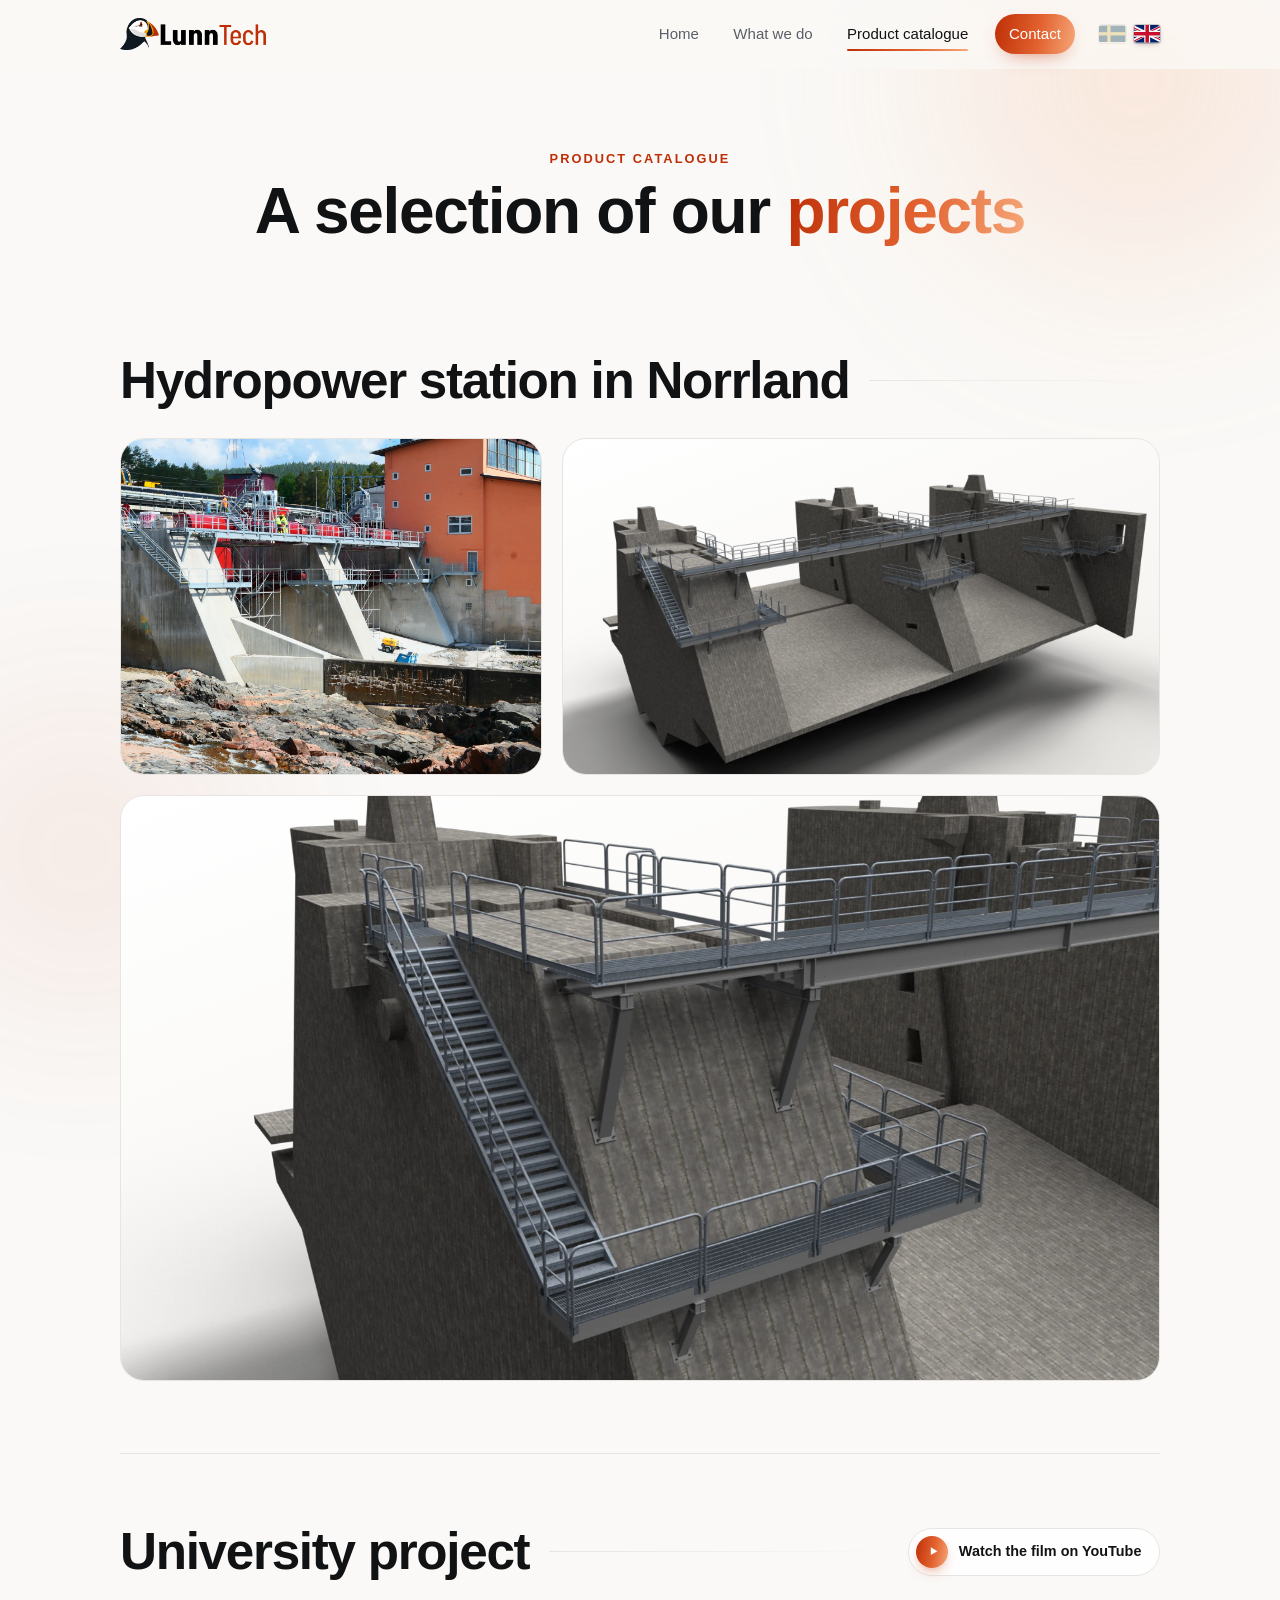
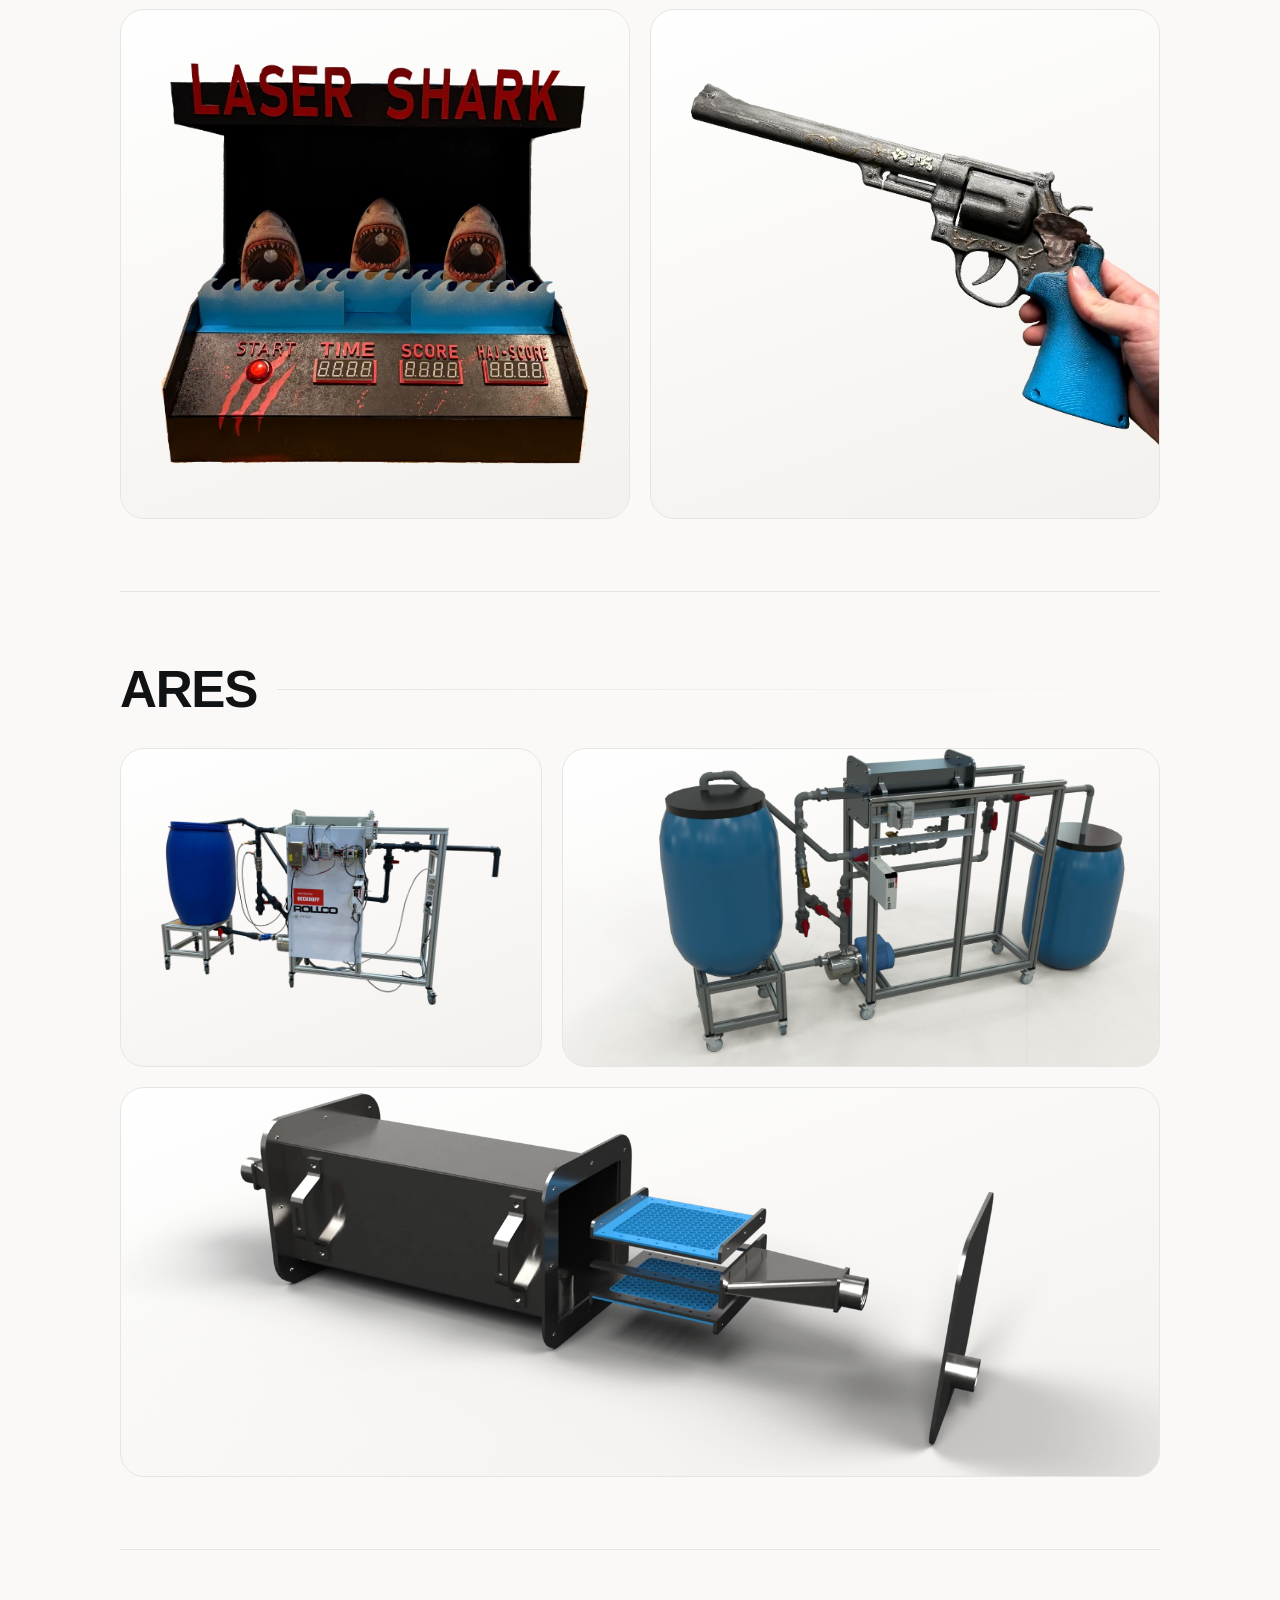
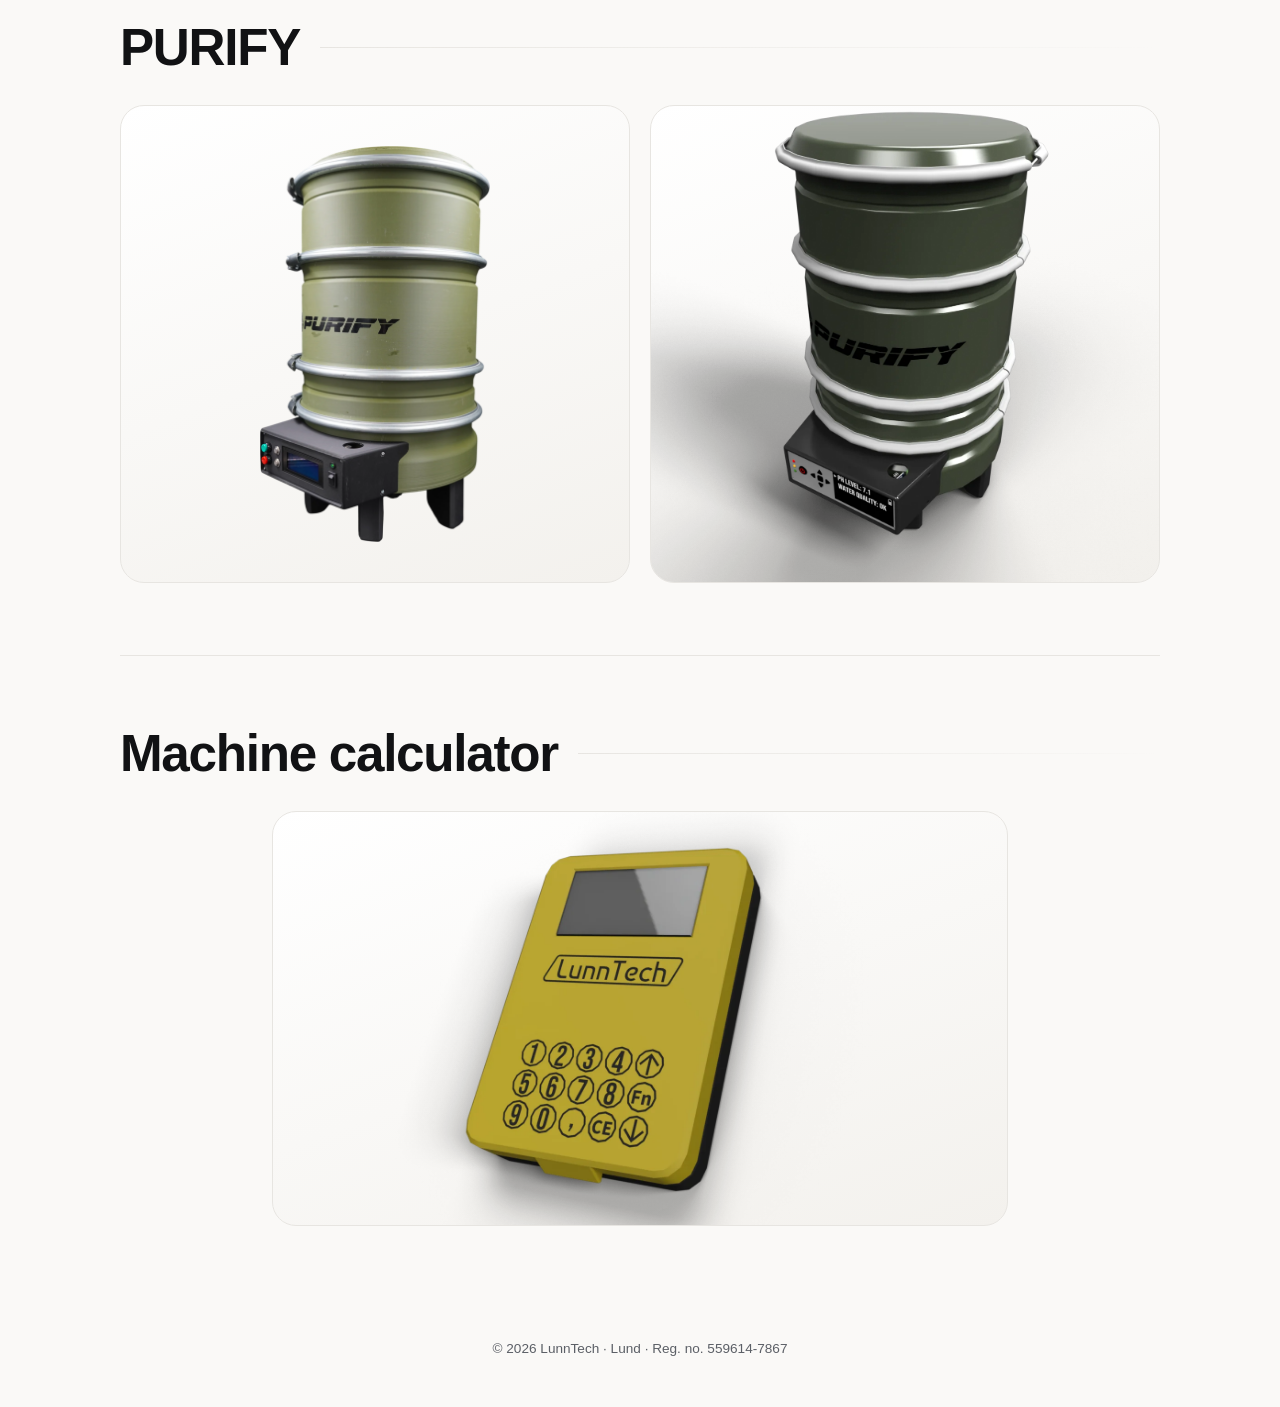
<file: en/products.html>
<!DOCTYPE html>
<html lang="en-GB">
<head>
  <meta charset="utf-8">
  <meta name="viewport" content="width=device-width, initial-scale=1">
  <title>Product catalogue – LunnTech</title>
  <link rel="icon" type="image/svg+xml" href="../bilder/logotyper/Logo.svg">
  <link rel="icon" type="image/png" href="../bilder/logotyper/Logo.png">
  <link rel="apple-touch-icon" href="../bilder/logotyper/Logo.png">
  <meta name="description" content="A selection of the products and projects LunnTech has developed and realised.">
  <link rel="alternate" hreflang="sv" href="../produkter.html">
  <link rel="alternate" hreflang="en-GB" href="products.html">
  <link rel="stylesheet" href="../styles.css">
</head>
<body>

  <nav class="nav" aria-label="Main menu">
    <div class="wrap nav-inner">
      <a class="brand" href="index.html"><img src="../bilder/logotyper/Logo-wide.png" alt="LunnTech" width="1080" height="237"></a>
      <ul class="nav-links" id="nav-links">
        <li><a href="index.html">Home</a></li>
        <li><a href="what-we-do.html">What we do</a></li>
        <li><a href="products.html" aria-current="page">Product catalogue</a></li>
        <li><a class="nav-cta" href="contact.html">Contact</a></li>
      </ul>
      <div class="lang-switch" role="group" aria-label="Choose language">
        <a class="flag" href="../produkter.html" hreflang="sv" lang="sv" title="Svenska" aria-label="Svenska"><svg viewBox="0 0 16 10" aria-hidden="true"><rect width="16" height="10" fill="#006AA7"/><rect x="5" width="2" height="10" fill="#FECC02"/><rect y="4" width="16" height="2" fill="#FECC02"/></svg></a>
        <a class="flag" href="products.html" hreflang="en-GB" lang="en-GB" title="English" aria-label="English" aria-current="true"><svg viewBox="0 0 60 30" preserveAspectRatio="xMidYMid slice" aria-hidden="true"><clipPath id="gb-clip"><path d="M30,15h30v15zv15h-30zh-30v-15zv-15h30z"/></clipPath><rect width="60" height="30" fill="#012169"/><path d="M0,0L60,30M60,0L0,30" stroke="#fff" stroke-width="6"/><path d="M0,0L60,30M60,0L0,30" clip-path="url(#gb-clip)" stroke="#C8102E" stroke-width="4"/><path d="M30,0v30M0,15h60" stroke="#fff" stroke-width="10"/><path d="M30,0v30M0,15h60" stroke="#C8102E" stroke-width="6"/></svg></a>
      </div>
      <button class="nav-toggle" aria-label="Open menu" aria-expanded="false" aria-controls="nav-links"><span></span></button>
    </div>
  </nav>

  <header class="page-head wrap">
    <p class="section-title">Product catalogue</p>
    <h1>A selection of our <span>projects</span></h1>
  </header>

  <main class="wrap">

    <section class="project" id="kraftverk-norrland" aria-labelledby="kraftverk-norrland-title">
      <div class="project-head">
        <h2 class="project-title" id="kraftverk-norrland-title">Hydropower station in Norrland</h2>
      </div>
      <div class="gallery">
        <figure class="shot render span-5">
          <img src="../bilder/projekt/hammarforsen/hammarforsen_foto.webp" alt="Hydropower station in Norrland – photo from the reconstruction with scaffolding and walkways" width="1600" height="1200" loading="lazy">
        </figure>
        <figure class="shot render span-7">
          <img src="../bilder/projekt/hammarforsen/hammarforsen_rendering1.webp" alt="Hydropower station in Norrland – rendering of the dam structure with walkways" width="1600" height="900" loading="lazy">
        </figure>
        <figure class="shot render">
          <img src="../bilder/projekt/hammarforsen/hammarforsen_rendering2.webp" alt="Hydropower station in Norrland – close-up of stairs and platforms" width="1600" height="900" loading="lazy">
        </figure>
      </div>
    </section>

    <section class="project" id="university-project" aria-labelledby="up-title">
      <div class="project-head">
        <h2 class="project-title" id="up-title">University project</h2>
        <a class="video-link" href="https://youtu.be/1bGIsvOfxW0" target="_blank" rel="noopener">
          <span class="play" aria-hidden="true"><svg viewBox="0 0 24 24"><path d="M8 5.5v13l11-6.5z"/></svg></span>
          Watch the film on YouTube
        </a>
      </div>
      <div class="gallery">
        <figure class="shot photo square span-6">
          <img src="../bilder/projekt/lasershark/lasershark1.webp" alt="Laser Shark – the arcade game with three shark targets" width="536" height="505" loading="lazy">
        </figure>
        <figure class="shot photo square span-6 bleed-right">
          <img src="../bilder/projekt/lasershark/lasershark2.webp" alt="Laser Shark – the laser pistol" width="625" height="483" loading="lazy">
        </figure>
      </div>
    </section>

    <section class="project" id="ares" aria-labelledby="ares-title">
      <div class="project-head">
        <h2 class="project-title" id="ares-title">ARES</h2>
      </div>
      <div class="gallery">
        <figure class="shot photo span-5" style="--ar: 16 / 10">
          <img src="../bilder/projekt/ares/ares_foto.webp" alt="ARES – photo of the completed rig" width="1600" height="920" loading="lazy">
        </figure>
        <figure class="shot render span-7">
          <img src="../bilder/projekt/ares/ares_rendering1.webp" alt="ARES – rendering of the complete system" width="1600" height="851" loading="lazy">
        </figure>
        <figure class="shot render">
          <img src="../bilder/projekt/ares/ares_rendering2.webp" alt="ARES – exploded view of the filter unit" width="1600" height="598" loading="lazy">
        </figure>
      </div>
    </section>

    <section class="project" id="purify" aria-labelledby="purify-title">
      <div class="project-head">
        <h2 class="project-title" id="purify-title">PURIFY</h2>
      </div>
      <div class="gallery">
        <figure class="shot photo span-6" style="--ar: 3 / 4">
          <img src="../bilder/projekt/purify/purify_foto.webp" alt="PURIFY – photo of the prototype" width="927" height="1600" loading="lazy">
        </figure>
        <figure class="shot render span-6">
          <img src="../bilder/projekt/purify/purify_rendering.webp" alt="PURIFY – rendering" width="1280" height="1199" loading="lazy">
        </figure>
      </div>
    </section>

    <section class="project" id="machine-calculator" aria-labelledby="mc-title">
      <div class="project-head">
        <h2 class="project-title" id="mc-title">Machine calculator</h2>
      </div>
      <div class="gallery">
        <figure class="shot render single">
          <img src="../bilder/projekt/maskinkalkylator/maskinkalkylator_rendering.webp" alt="Machine calculator – rendering" width="1600" height="900" loading="lazy">
        </figure>
      </div>
    </section>

  </main>

  <footer>
    <div class="wrap">© 2026 LunnTech · Lund · Reg. no. 559614-7867</div>
  </footer>

  <div class="lightbox" role="dialog" aria-modal="true" aria-label="Enlarged image">
    <button type="button" aria-label="Close">×</button>
    <img alt="">
  </div>

  <script src="../nav.js"></script>
  <script>
    (function () {
      var box = document.querySelector('.lightbox');
      var big = box.querySelector('img');
      function close() { box.classList.remove('show'); }
      document.querySelectorAll('.shot').forEach(function (fig) {
        fig.addEventListener('click', function () {
          var img = fig.querySelector('img');
          big.src = img.src; big.alt = img.alt;
          box.classList.add('show');
        });
      });
      box.addEventListener('click', close);
      document.addEventListener('keydown', function (e) { if (e.key === 'Escape') close(); });
    })();
  </script>
</body>
</html>
</file>
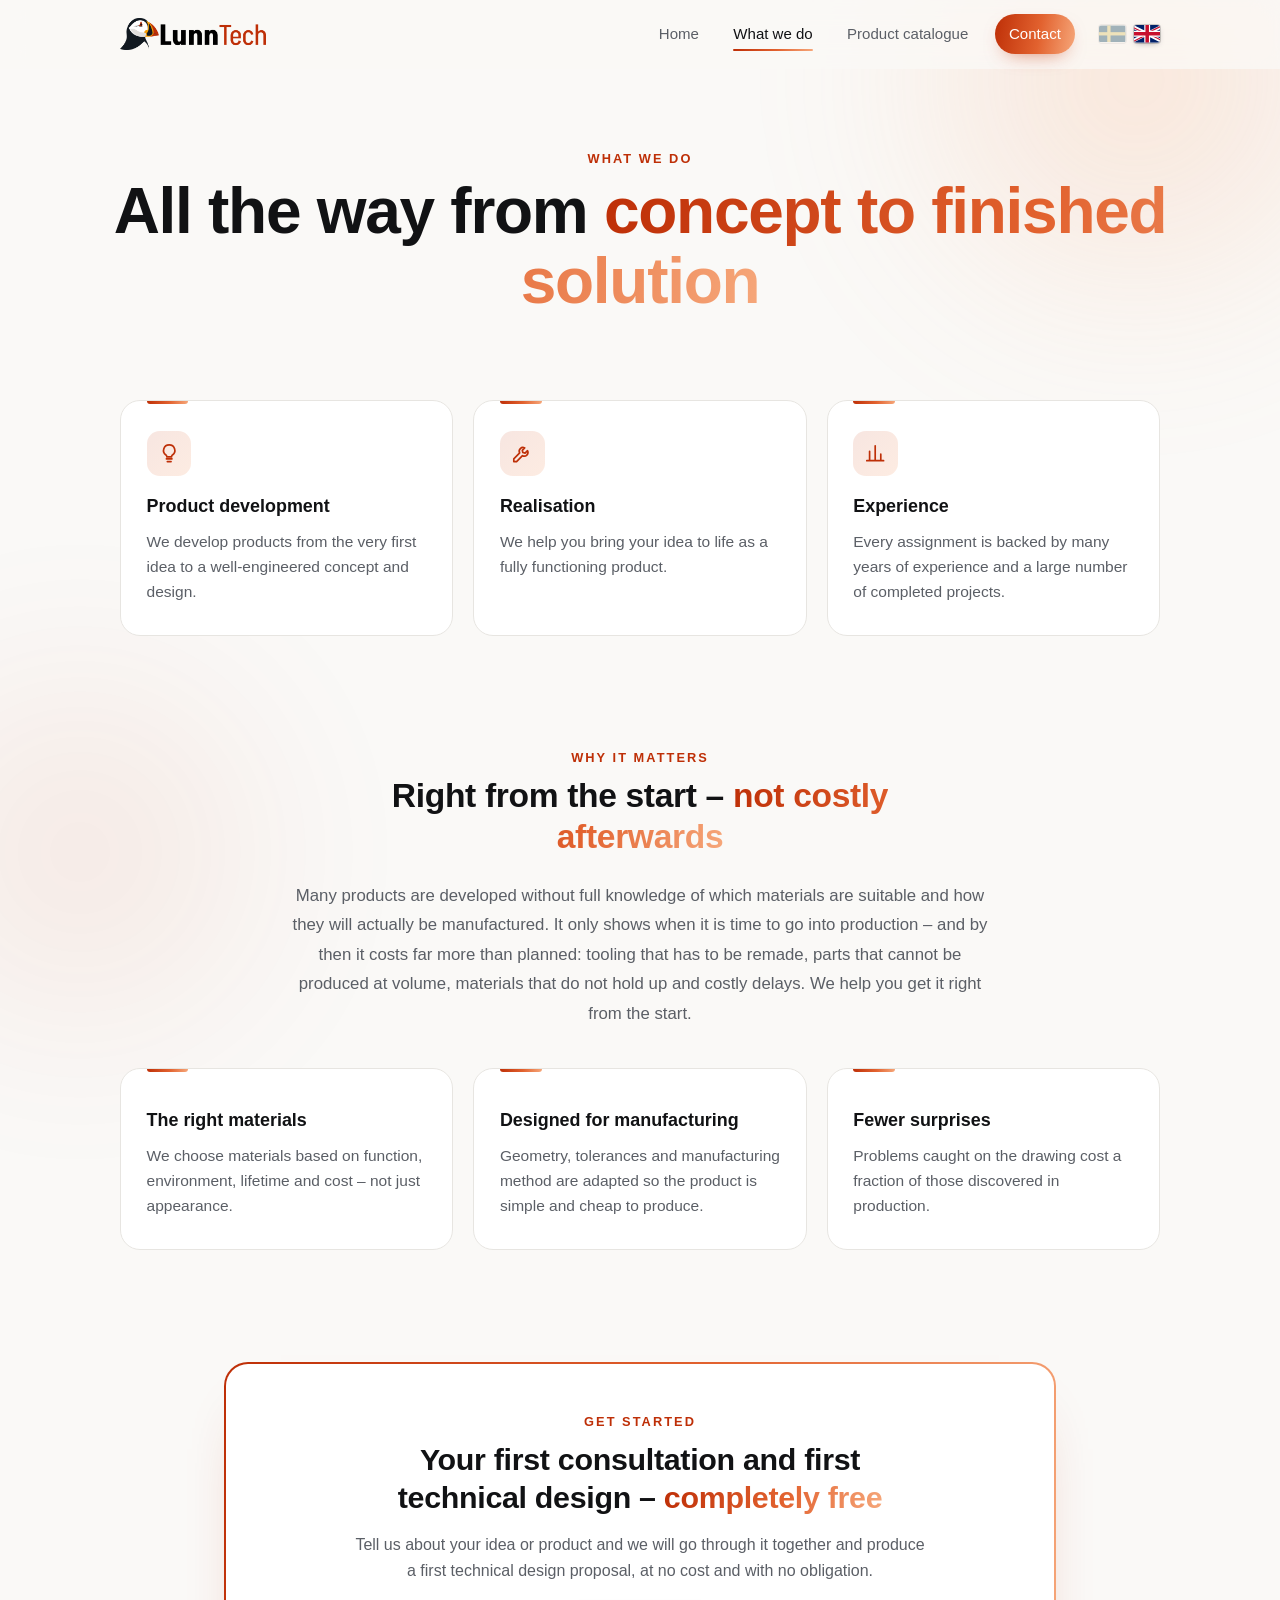
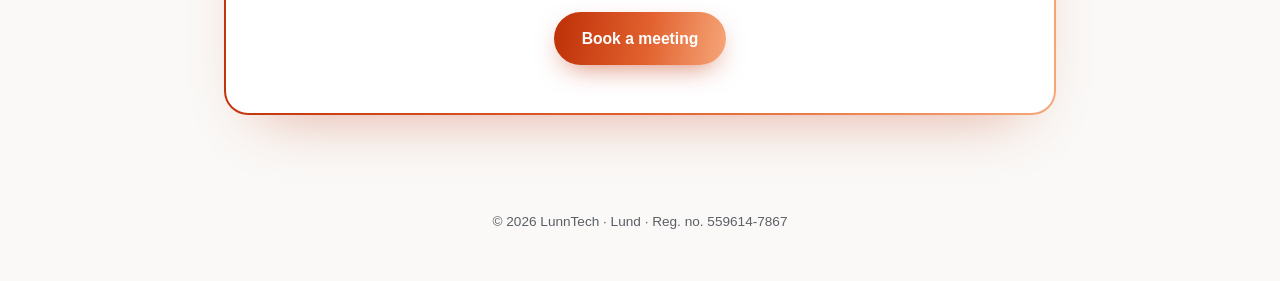
<file: en/what-we-do.html>
<!DOCTYPE html>
<html lang="en-GB">
<head>
  <meta charset="utf-8">
  <meta name="viewport" content="width=device-width, initial-scale=1">
  <title>What we do – LunnTech</title>
  <link rel="icon" type="image/svg+xml" href="../bilder/logotyper/Logo.svg">
  <link rel="icon" type="image/png" href="../bilder/logotyper/Logo.png">
  <link rel="apple-touch-icon" href="../bilder/logotyper/Logo.png">
  <meta name="description" content="LunnTech develops and realises products – all the way from concept to finished solution.">
  <link rel="alternate" hreflang="sv" href="../vad-vi-gor.html">
  <link rel="alternate" hreflang="en-GB" href="what-we-do.html">
  <link rel="stylesheet" href="../styles.css">
</head>
<body>

  <nav class="nav" aria-label="Main menu">
    <div class="wrap nav-inner">
      <a class="brand" href="index.html"><img src="../bilder/logotyper/Logo-wide.png" alt="LunnTech" width="1080" height="237"></a>
      <ul class="nav-links" id="nav-links">
        <li><a href="index.html">Home</a></li>
        <li><a href="what-we-do.html" aria-current="page">What we do</a></li>
        <li><a href="products.html">Product catalogue</a></li>
        <li><a class="nav-cta" href="contact.html">Contact</a></li>
      </ul>
      <div class="lang-switch" role="group" aria-label="Choose language">
        <a class="flag" href="../vad-vi-gor.html" hreflang="sv" lang="sv" title="Svenska" aria-label="Svenska"><svg viewBox="0 0 16 10" aria-hidden="true"><rect width="16" height="10" fill="#006AA7"/><rect x="5" width="2" height="10" fill="#FECC02"/><rect y="4" width="16" height="2" fill="#FECC02"/></svg></a>
        <a class="flag" href="what-we-do.html" hreflang="en-GB" lang="en-GB" title="English" aria-label="English" aria-current="true"><svg viewBox="0 0 60 30" preserveAspectRatio="xMidYMid slice" aria-hidden="true"><clipPath id="gb-clip"><path d="M30,15h30v15zv15h-30zh-30v-15zv-15h30z"/></clipPath><rect width="60" height="30" fill="#012169"/><path d="M0,0L60,30M60,0L0,30" stroke="#fff" stroke-width="6"/><path d="M0,0L60,30M60,0L0,30" clip-path="url(#gb-clip)" stroke="#C8102E" stroke-width="4"/><path d="M30,0v30M0,15h60" stroke="#fff" stroke-width="10"/><path d="M30,0v30M0,15h60" stroke="#C8102E" stroke-width="6"/></svg></a>
      </div>
      <button class="nav-toggle" aria-label="Open menu" aria-expanded="false" aria-controls="nav-links"><span></span></button>
    </div>
  </nav>

  <header class="page-head wrap">
    <p class="section-title">What we do</p>
    <h1>All the way from <span>concept to finished solution</span></h1>
  </header>

  <main>
    <section class="services">
      <div class="wrap">
        <div class="grid">
          <article class="card">
            <div class="icon">
              <svg viewBox="0 0 24 24"><path d="M9 18h6M10 21h4M12 3a6 6 0 0 0-3.5 10.9c.6.5 1 1.2 1 2.1h5c0-.9.4-1.6 1-2.1A6 6 0 0 0 12 3z"/></svg>
            </div>
            <h3>Product development</h3>
            <p>We develop products from the very first idea to a well-engineered concept and design.</p>
          </article>

          <article class="card">
            <div class="icon">
              <svg viewBox="0 0 24 24"><path d="M14.7 6.3a4 4 0 0 0-5.4 5.4L3 18v3h3l6.3-6.3a4 4 0 0 0 5.4-5.4l-2.6 2.6-2.4-.6-.6-2.4z"/></svg>
            </div>
            <h3>Realisation</h3>
            <p>We help you bring your idea to life as a fully functioning product.</p>
          </article>

          <article class="card">
            <div class="icon">
              <svg viewBox="0 0 24 24"><path d="M3 20h18M6 20V10M12 20V4M18 20v-7"/></svg>
            </div>
            <h3>Experience</h3>
            <p>Every assignment is backed by many years of experience and a large number of completed projects.</p>
          </article>
        </div>
      </div>
    </section>

    <section class="value" aria-labelledby="value-title">
      <div class="wrap">
        <p class="section-title">Why it matters</p>
        <h2 class="section-heading" id="value-title">Right from the start – <span>not costly afterwards</span></h2>
        <p class="value-lead">
          Many products are developed without full knowledge of which materials are suitable
          and how they will actually be manufactured. It only shows when it is time to go into
          production – and by then it costs far more than planned: tooling that has to be
          remade, parts that cannot be produced at volume, materials that do not hold up and
          costly delays. We help you get it right from the start.
        </p>
        <div class="grid">
          <article class="card">
            <h3>The right materials</h3>
            <p>We choose materials based on function, environment, lifetime and cost – not just appearance.</p>
          </article>
          <article class="card">
            <h3>Designed for manufacturing</h3>
            <p>Geometry, tolerances and manufacturing method are adapted so the product is simple and cheap to produce.</p>
          </article>
          <article class="card">
            <h3>Fewer surprises</h3>
            <p>Problems caught on the drawing cost a fraction of those discovered in production.</p>
          </article>
        </div>
      </div>
    </section>

    <section class="offer" aria-labelledby="offer-title">
      <div class="wrap">
        <div class="offer-box">
          <p class="section-title">Get started</p>
          <h2 id="offer-title">Your first consultation and first technical design – <span>completely free</span></h2>
          <p>
            Tell us about your idea or product and we will go through it together and produce
            a first technical design proposal, at no cost and with no obligation.
          </p>
          <div class="actions">
            <a class="btn btn-primary" href="contact.html#booking-title">Book a meeting</a>
          </div>
        </div>
      </div>
    </section>
  </main>

  <footer>
    <div class="wrap">© 2026 LunnTech · Lund · Reg. no. 559614-7867</div>
  </footer>

  <script src="../nav.js"></script>
</body>
</html>
</file>
<file: styles.css>
:root {
  --ink: #111214;
  --muted: #5b5f66;
  --line: #e7e5e1;
  --bg: #faf9f7;
  --card: #ffffff;
  --accent: #be2f07;
  --accent-mid: #e2622f;
  --accent-light: #f6a77a;
  --grad: linear-gradient(100deg, var(--accent), var(--accent-mid) 55%, var(--accent-light));
}

* { box-sizing: border-box; }
html { scroll-behavior: smooth; }

body {
  margin: 0;
  min-height: 100vh;
  background: var(--bg);
  color: var(--ink);
  font-family: "Helvetica Neue", Helvetica, Arial, sans-serif;
  line-height: 1.6;
  -webkit-font-smoothing: antialiased;
  overflow-x: hidden;
}

/* Dekorativa färgskimmer i bakgrunden */
body::before, body::after {
  content: "";
  position: fixed;
  z-index: -1;
  border-radius: 50%;
  filter: blur(90px);
  opacity: .3;
  pointer-events: none;
}
body::before {
  width: 38rem; height: 38rem;
  top: -14rem; right: -10rem;
  background: radial-gradient(circle, var(--accent-light), transparent 65%);
}
body::after {
  width: 34rem; height: 34rem;
  bottom: -14rem; left: -12rem;
  background: radial-gradient(circle, var(--accent), transparent 65%);
  opacity: .1;
}

.wrap { width: 100%; max-width: 68rem; margin: 0 auto; padding: 0 1.5rem; }

/* ---------- Hero ---------- */
.hero {
  min-height: 92vh;
  display: flex;
  flex-direction: column;
  align-items: center;
  justify-content: center;
  text-align: center;
  padding: 4rem 0 3rem;
}

.logo {
  width: 100%;
  max-width: 20rem;
  height: auto;
  margin-bottom: 2.25rem;
  mix-blend-mode: multiply; /* gör PNG:ens vita bakgrund osynlig mot sidan */
  animation: rise .9s cubic-bezier(.2,.7,.2,1) both;
}

.eyebrow {
  display: inline-block;
  padding: .4rem 1rem;
  margin-bottom: 1.5rem;
  border: 1px solid var(--line);
  border-radius: 999px;
  background: rgba(255,255,255,.7);
  backdrop-filter: blur(6px);
  font-size: .78rem;
  letter-spacing: .14em;
  text-transform: uppercase;
  color: var(--muted);
  animation: rise .9s .1s cubic-bezier(.2,.7,.2,1) both;
}

h1 {
  margin: 0 0 1.25rem;
  font-size: clamp(2.2rem, 6vw, 4rem);
  line-height: 1.08;
  letter-spacing: -.02em;
  font-weight: 700;
  animation: rise .9s .2s cubic-bezier(.2,.7,.2,1) both;
}
h1 span {
  background: var(--grad);
  -webkit-background-clip: text;
  background-clip: text;
  color: transparent;
}

.lead {
  max-width: 38rem;
  margin: 0 0 2.25rem;
  font-size: clamp(1.02rem, 2vw, 1.2rem);
  color: var(--muted);
  animation: rise .9s .3s cubic-bezier(.2,.7,.2,1) both;
}

.actions {
  display: flex;
  gap: .9rem;
  flex-wrap: wrap;
  justify-content: center;
  animation: rise .9s .4s cubic-bezier(.2,.7,.2,1) both;
}

.btn {
  display: inline-block;
  padding: .9rem 1.7rem;
  border-radius: 999px;
  font-weight: 600;
  font-size: .98rem;
  text-decoration: none;
  transition: transform .2s ease, box-shadow .2s ease, background .2s ease;
}
.btn-primary {
  color: #fff;
  background: var(--grad);
  box-shadow: 0 10px 28px -10px rgba(190,47,7,.65);
}
.btn-primary:hover { transform: translateY(-2px); box-shadow: 0 16px 34px -10px rgba(190,47,7,.7); }
.btn-ghost {
  color: var(--ink);
  background: rgba(255,255,255,.8);
  border: 1px solid var(--line);
}
.btn-ghost:hover { transform: translateY(-2px); background: #fff; }

/* ---------- Sektioner ---------- */
section { padding: 3.5rem 0; }

.section-title {
  margin: 0 0 .5rem;
  font-size: .8rem;
  letter-spacing: .16em;
  text-transform: uppercase;
  color: var(--accent);
  font-weight: 700;
  text-align: center;
}
.section-heading {
  margin: 0 auto 2.5rem;
  max-width: 36rem;
  text-align: center;
  font-size: clamp(1.5rem, 3.5vw, 2.1rem);
  line-height: 1.2;
  letter-spacing: -.01em;
}

.grid { display: grid; gap: 1.25rem; grid-template-columns: repeat(auto-fit, minmax(15rem, 1fr)); }

.card {
  position: relative;
  padding: 1.9rem 1.6rem;
  background: var(--card);
  border: 1px solid var(--line);
  border-radius: 1.25rem;
  transition: transform .25s ease, box-shadow .25s ease, border-color .25s ease;
}
.card:hover {
  transform: translateY(-4px);
  border-color: transparent;
  box-shadow: 0 22px 44px -22px rgba(17,18,20,.28);
}
.card::before {
  content: "";
  position: absolute; left: 1.6rem; top: 0;
  width: 2.6rem; height: 3px;
  background: var(--grad);
  border-radius: 0 0 3px 3px;
}
.card h3 { margin: .4rem 0 .6rem; font-size: 1.12rem; }
.card p { margin: 0; color: var(--muted); font-size: .97rem; }

.icon {
  width: 2.8rem; height: 2.8rem;
  display: grid; place-items: center;
  margin-bottom: 1rem;
  border-radius: .8rem;
  background: linear-gradient(135deg, rgba(190,47,7,.12), rgba(246,167,122,.22));
}
.icon svg { width: 1.4rem; height: 1.4rem; stroke: var(--accent); fill: none; stroke-width: 1.8; stroke-linecap: round; stroke-linejoin: round; }

/* ---------- Kontakt ---------- */
.contact {
  display: grid;
  gap: 1.25rem;
  grid-template-columns: repeat(auto-fit, minmax(17rem, 1fr));
  max-width: 46rem;
  margin: 0 auto;
}
.contact a.card { color: inherit; text-decoration: none; display: block; }
.contact .label { font-size: .78rem; letter-spacing: .12em; text-transform: uppercase; color: var(--muted); }
.contact .value { margin-top: .3rem; font-size: 1.1rem; font-weight: 600; font-style: normal; }

footer {
  padding: 2.5rem 0 3rem;
  text-align: center;
  font-size: .85rem;
  color: var(--muted);
}

@keyframes rise {
  from { opacity: 0; transform: translateY(18px); }
  to   { opacity: 1; transform: none; }
}
@media (prefers-reduced-motion: reduce) {
  * { animation: none !important; transition: none !important; }
  html { scroll-behavior: auto; }
}
  

/* ---------- Navigering ---------- */
.nav {
  position: sticky;
  top: 0;
  z-index: 50;
  background: rgba(250,249,247,.78);
  backdrop-filter: saturate(1.4) blur(12px);
  -webkit-backdrop-filter: saturate(1.4) blur(12px);
  border-bottom: 1px solid transparent;
  transition: border-color .25s ease, box-shadow .25s ease;
}
.nav.scrolled { border-bottom-color: var(--line); box-shadow: 0 8px 24px -18px rgba(17,18,20,.25); }
.nav-inner {
  display: flex;
  align-items: center;
  justify-content: space-between;
  height: 4.25rem;
}
.brand {
  display: flex;
  align-items: center;
  gap: .6rem;
  color: var(--ink);
  text-decoration: none;
  font-weight: 700;
  letter-spacing: -.01em;
  font-size: 1.08rem;
}
.brand img { display: block; height: 2rem; width: auto; }

.nav-links { display: flex; align-items: center; gap: .35rem; list-style: none; margin: 0; padding: 0; }
.nav-links a {
  position: relative;
  display: block;
  padding: .5rem .9rem;
  color: var(--muted);
  text-decoration: none;
  font-size: .94rem;
  font-weight: 500;
  border-radius: 999px;
  transition: color .2s ease, background .2s ease;
}
.nav-links a:hover { color: var(--ink); background: rgba(17,18,20,.05); }
.nav-links a[aria-current="page"] { color: var(--ink); }
.nav-links a[aria-current="page"]::after {
  content: "";
  position: absolute;
  left: .9rem; right: .9rem; bottom: .2rem;
  height: 2px;
  border-radius: 2px;
  background: var(--grad);
}
.nav-links .nav-cta {
  margin-left: .4rem;
  color: #fff;
  background: var(--grad);
  box-shadow: 0 8px 20px -10px rgba(190,47,7,.65);
}
.nav-links .nav-cta:hover { color: #fff; background: var(--grad); transform: translateY(-1px); }

.nav-toggle {
  display: none;
  width: 2.6rem; height: 2.6rem;
  border: 1px solid var(--line);
  border-radius: .75rem;
  background: #fff;
  cursor: pointer;
  place-items: center;
}
.nav-toggle span, .nav-toggle span::before, .nav-toggle span::after {
  display: block;
  width: 1.1rem; height: 2px;
  background: var(--ink);
  border-radius: 2px;
  transition: transform .25s ease, opacity .2s ease;
  content: "";
}
.nav-toggle span { position: relative; }
.nav-toggle span::before { position: absolute; top: -6px; }
.nav-toggle span::after  { position: absolute; top: 6px; }
.nav.open .nav-toggle span { background: transparent; }
.nav.open .nav-toggle span::before { transform: translateY(6px) rotate(45deg); }
.nav.open .nav-toggle span::after  { transform: translateY(-6px) rotate(-45deg); }

@media (max-width: 720px) {
  .nav-toggle { display: grid; }
  .nav-links {
    position: absolute;
    top: 100%; left: 0; right: 0;
    flex-direction: column;
    align-items: stretch;
    gap: .25rem;
    padding: .75rem 1.5rem 1.25rem;
    background: rgba(250,249,247,.97);
    border-bottom: 1px solid var(--line);
    opacity: 0;
    transform: translateY(-8px);
    pointer-events: none;
    transition: opacity .2s ease, transform .2s ease;
  }
  .nav.open .nav-links { opacity: 1; transform: none; pointer-events: auto; }
  .nav-links a { padding: .8rem 1rem; font-size: 1rem; }
  .nav-links a[aria-current="page"]::after { left: 1rem; right: auto; width: 1.5rem; bottom: .45rem; }
  .nav-links .nav-cta { margin: .4rem 0 0; text-align: center; }
}

/* ---------- Produktkatalog ---------- */
.page-head { padding: 5rem 0 1rem; text-align: center; }
.page-head h1 { animation: rise .9s .1s cubic-bezier(.2,.7,.2,1) both; }
.page-head .section-title { animation: rise .9s cubic-bezier(.2,.7,.2,1) both; }

.project { padding: 4.5rem 0; }
.project + .project { border-top: 1px solid var(--line); }

.project-head {
  display: flex;
  align-items: baseline;
  gap: 1.25rem;
  margin-bottom: 2rem;
}
.project-title {
  margin: 0;
  font-size: clamp(2rem, 5vw, 3.2rem);
  line-height: 1;
  letter-spacing: -.025em;
  font-weight: 700;
}
.project-head::after {
  content: "";
  flex: 1;
  height: 1px;
  align-self: center;
  background: linear-gradient(90deg, var(--line), transparent);
}

.gallery { display: grid; gap: 1.25rem; grid-template-columns: repeat(12, 1fr); }
.shot {
  --pad: clamp(1.25rem, 3.5vw, 2.5rem);
  grid-column: span 12;
  position: relative;
  margin: 0;
  background: linear-gradient(160deg, #ffffff, #f3f1ed);
  border: 1px solid var(--line);
  border-radius: 1.5rem;
  overflow: hidden;
  cursor: zoom-in;
  transition: transform .3s ease, box-shadow .3s ease;
}
.shot:hover { transform: translateY(-4px); box-shadow: 0 28px 50px -30px rgba(17,18,20,.35); }
.shot img {
  display: block;
  transition: transform .5s cubic-bezier(.2,.7,.2,1);
}
.shot:hover img { transform: scale(1.03); }

/* Foton: frilagda objekt med luft runt, centrerade i ramen */
.shot.photo { min-height: 14rem; }
.shot.photo img {
  position: absolute;
  inset: var(--pad);
  width: calc(100% - 2 * var(--pad));
  height: calc(100% - 2 * var(--pad));
  object-fit: contain;
}
.shot.square { aspect-ratio: 1; }
/* Motiv som är beskuret i bildens kant (t.ex. handen) går ut i ramens kant */
.shot.bleed-right img {
  right: 0;
  width: calc(100% - var(--pad));
  object-position: right center;
  transform-origin: right center;
}

/* Renderingar: fyller ramen kant i kant så att skuggan når ramens kant */
.shot.render img {
  width: 100%;
  height: 100%;
  object-fit: cover;
}

.span-7 { grid-column: span 7; }
.span-5 { grid-column: span 5; }
.span-6 { grid-column: span 6; }
.shot.single { grid-column: 1 / -1; width: 100%; max-width: 46rem; margin: 0 auto; }

@media (max-width: 760px) {
  .span-7, .span-5, .span-6 { grid-column: span 12; }
  .shot.photo { aspect-ratio: var(--ar, 4 / 3); min-height: 0; }
}

/* Lightbox */
.lightbox {
  position: fixed;
  inset: 0;
  z-index: 100;
  display: grid;
  place-items: center;
  padding: 2rem;
  background: rgba(250,249,247,.94);
  backdrop-filter: blur(8px);
  opacity: 0;
  pointer-events: none;
  transition: opacity .25s ease;
  cursor: zoom-out;
}
.lightbox.show { opacity: 1; pointer-events: auto; }
.lightbox img { max-width: 100%; max-height: 88vh; object-fit: contain; }
.lightbox button {
  position: absolute;
  top: 1.25rem; right: 1.25rem;
  width: 2.75rem; height: 2.75rem;
  border: 1px solid var(--line);
  border-radius: 50%;
  background: #fff;
  font-size: 1.4rem;
  line-height: 1;
  cursor: pointer;
}

/* Videolänk i projektrubriken */
.project-head { flex-wrap: wrap; row-gap: .9rem; }
.project-head::after { order: 1; }
.video-link {
  order: 2;
  display: inline-flex;
  align-items: center;
  gap: .65rem;
  padding: .45rem 1.1rem .45rem .45rem;
  align-self: center;
  border: 1px solid var(--line);
  border-radius: 999px;
  background: rgba(255,255,255,.85);
  color: var(--ink);
  font-size: .9rem;
  font-weight: 600;
  text-decoration: none;
  white-space: nowrap;
  transition: transform .2s ease, box-shadow .2s ease, border-color .2s ease;
}
.video-link:hover {
  transform: translateY(-2px);
  border-color: transparent;
  box-shadow: 0 14px 30px -14px rgba(190,47,7,.55);
}
.video-link .play {
  display: grid;
  place-items: center;
  width: 2rem; height: 2rem;
  border-radius: 50%;
  background: var(--grad);
  box-shadow: 0 6px 14px -6px rgba(190,47,7,.7);
}
.video-link .play svg { width: .9rem; height: .9rem; fill: #fff; margin-left: 2px; }


@media (max-width: 760px) {
  .project-head::after { display: none; }
}

/* ---------- Vad vi gör ---------- */
.services { padding: 3rem 0 5rem; }
.nav-links .nav-cta[aria-current="page"]::after { background: rgba(255,255,255,.85); }

/* ---------- Språkval ---------- */
.nav-inner { justify-content: flex-start; gap: .75rem; }
.nav-links { margin-left: auto; }
.lang-switch {
  display: flex;
  align-items: center;
  gap: .5rem;
  margin-left: .75rem;
}
.flag {
  display: block;
  width: 1.65rem;
  height: 1.1rem;
  border-radius: 3px;
  overflow: hidden;
  opacity: .45;
  filter: saturate(.4);
  box-shadow: 0 0 0 1px rgba(17,18,20,.12);
  transition: opacity .2s ease, filter .2s ease, transform .2s ease;
}
.flag svg { display: block; width: 100%; height: 100%; }
.flag:hover { opacity: .9; filter: none; transform: translateY(-1px); }
.flag[aria-current="true"] { opacity: 1; filter: none; box-shadow: 0 0 0 1px rgba(17,18,20,.18), 0 2px 6px -2px rgba(17,18,20,.35); }

@media (max-width: 720px) {
  .lang-switch { margin-left: auto; }
}

/* ---------- Boka möte (OrganAise) ---------- */
.booking { padding-top: 1rem; }
.booking-inner {
  display: grid;
  grid-template-columns: minmax(13rem, 17rem) 1fr;
  gap: 2.5rem;
  align-items: start;
  max-width: 64rem;
  margin: 0 auto;
  padding: 2.25rem;
  background: var(--card);
  border: 1px solid var(--line);
  border-radius: 1.25rem;
  box-shadow: 0 22px 44px -30px rgba(17,18,20,.25);
}
.booking-person { display: flex; flex-direction: column; align-items: center; text-align: center; }
.booking-photo {
  width: 8.5rem; height: 8.5rem;
  border-radius: 50%;
  object-fit: cover;
  object-position: center top;
  margin-bottom: 1.1rem;
  box-shadow: 0 0 0 3px var(--card), 0 0 0 5px var(--accent);
}
.booking-name { margin: 0; font-size: 1.12rem; font-weight: 700; }
.booking-widget { border-radius: .8rem; overflow: hidden; min-width: 0; }
.organai-inline-widget { width: 100% !important; min-width: 0 !important; }

@media (max-width: 760px) {
  .booking-inner { grid-template-columns: 1fr; padding: 1.5rem 1rem; gap: 1.75rem; }
}

/* ---------- Värdeerbjudande & erbjudande (Vad vi gör) ---------- */
.section-heading span,
.offer-box h2 span {
  background: var(--grad);
  -webkit-background-clip: text;
  background-clip: text;
  color: transparent;
}
.value { padding-top: 2rem; }
.value-lead {
  max-width: 44rem;
  margin: -1rem auto 2.5rem;
  text-align: center;
  color: var(--muted);
  font-size: 1.05rem;
  line-height: 1.75;
}
.offer-box {
  position: relative;
  max-width: 52rem;
  margin: 0 auto;
  padding: 3rem 2rem;
  text-align: center;
  background:
    linear-gradient(var(--card), var(--card)) padding-box,
    var(--grad) border-box;
  border: 2px solid transparent;
  border-radius: 1.5rem;
  box-shadow: 0 30px 60px -36px rgba(190,47,7,.45);
}
.offer-box h2 {
  margin: 0 auto 1rem;
  max-width: 34rem;
  font-size: clamp(1.4rem, 3.2vw, 1.9rem);
  line-height: 1.25;
  letter-spacing: -.01em;
}
.offer-box p:not(.section-title) {
  max-width: 36rem;
  margin: 0 auto 1.75rem;
  color: var(--muted);
}
.offer-box .actions { animation: none; }
#booking-title { scroll-margin-top: 6rem; }

@media (max-width: 720px) {
  .offer-box { padding: 2.25rem 1.25rem; }
}
</file>
